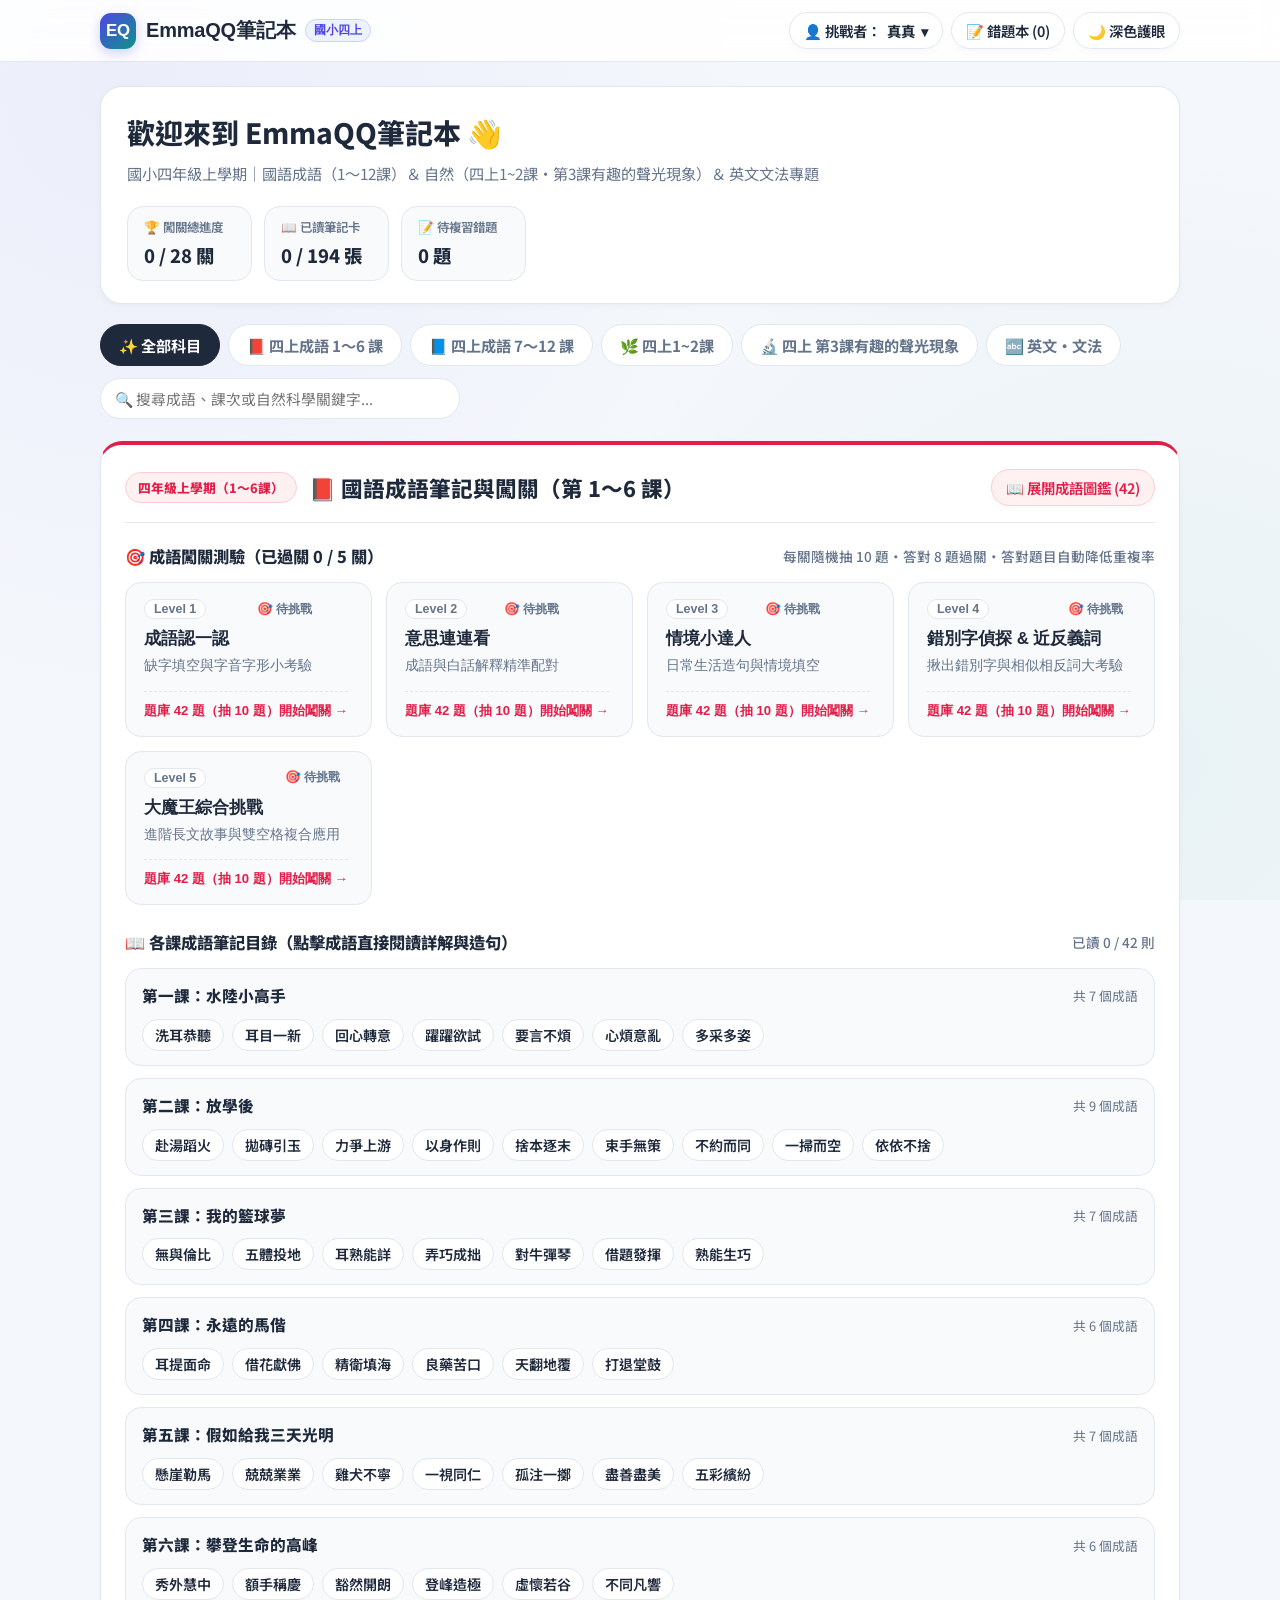
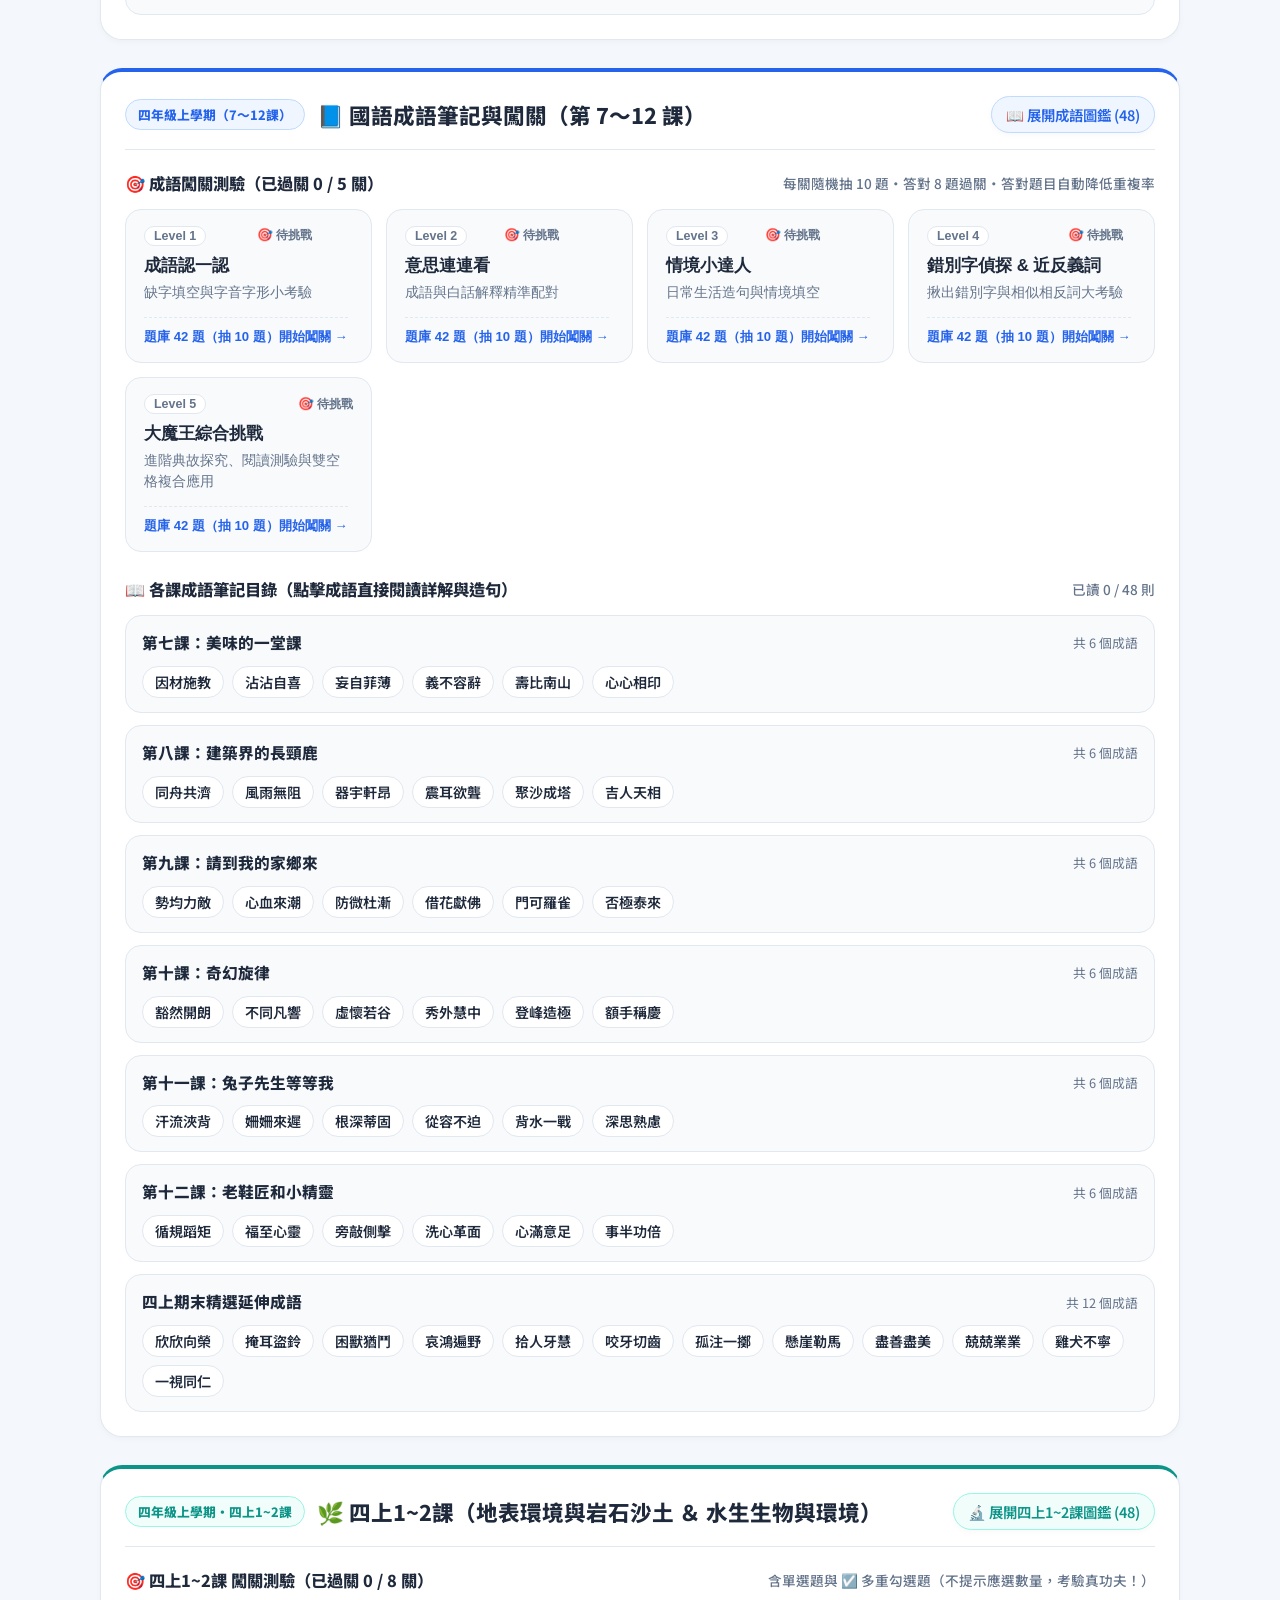
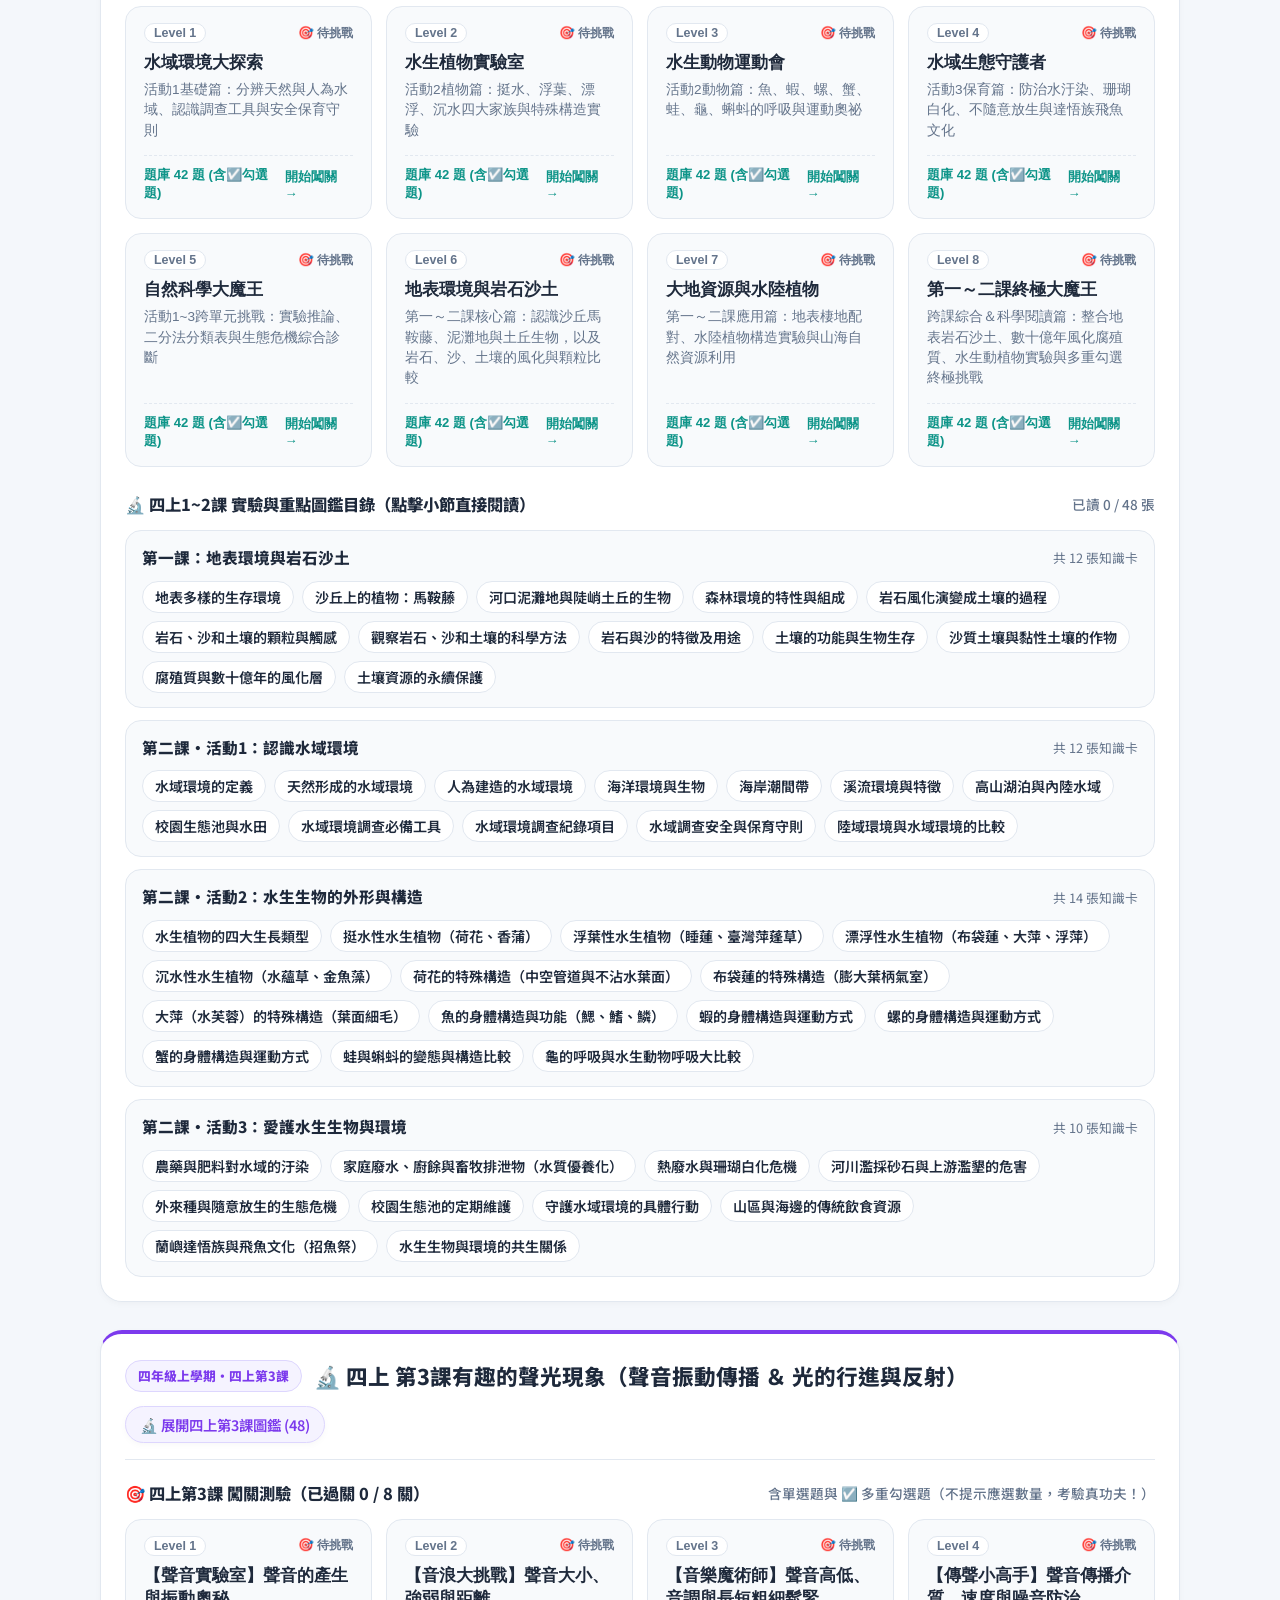
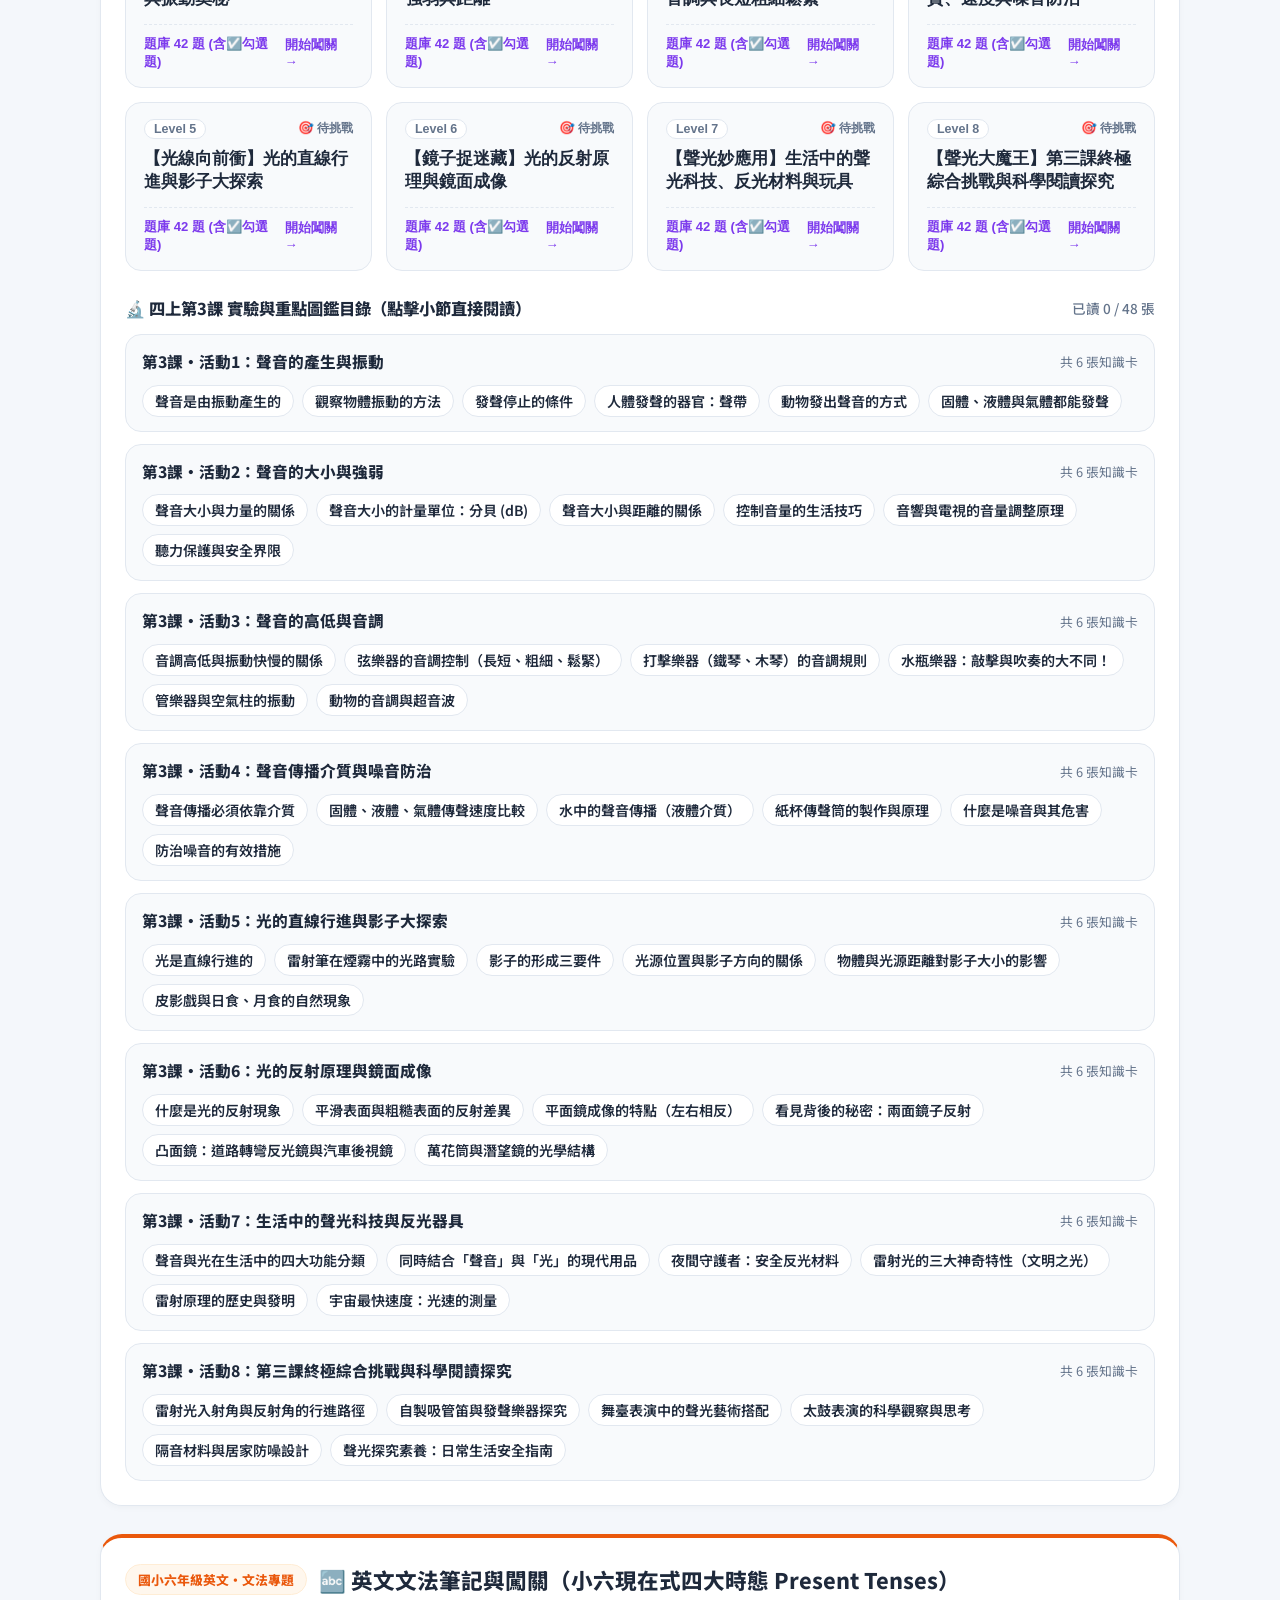
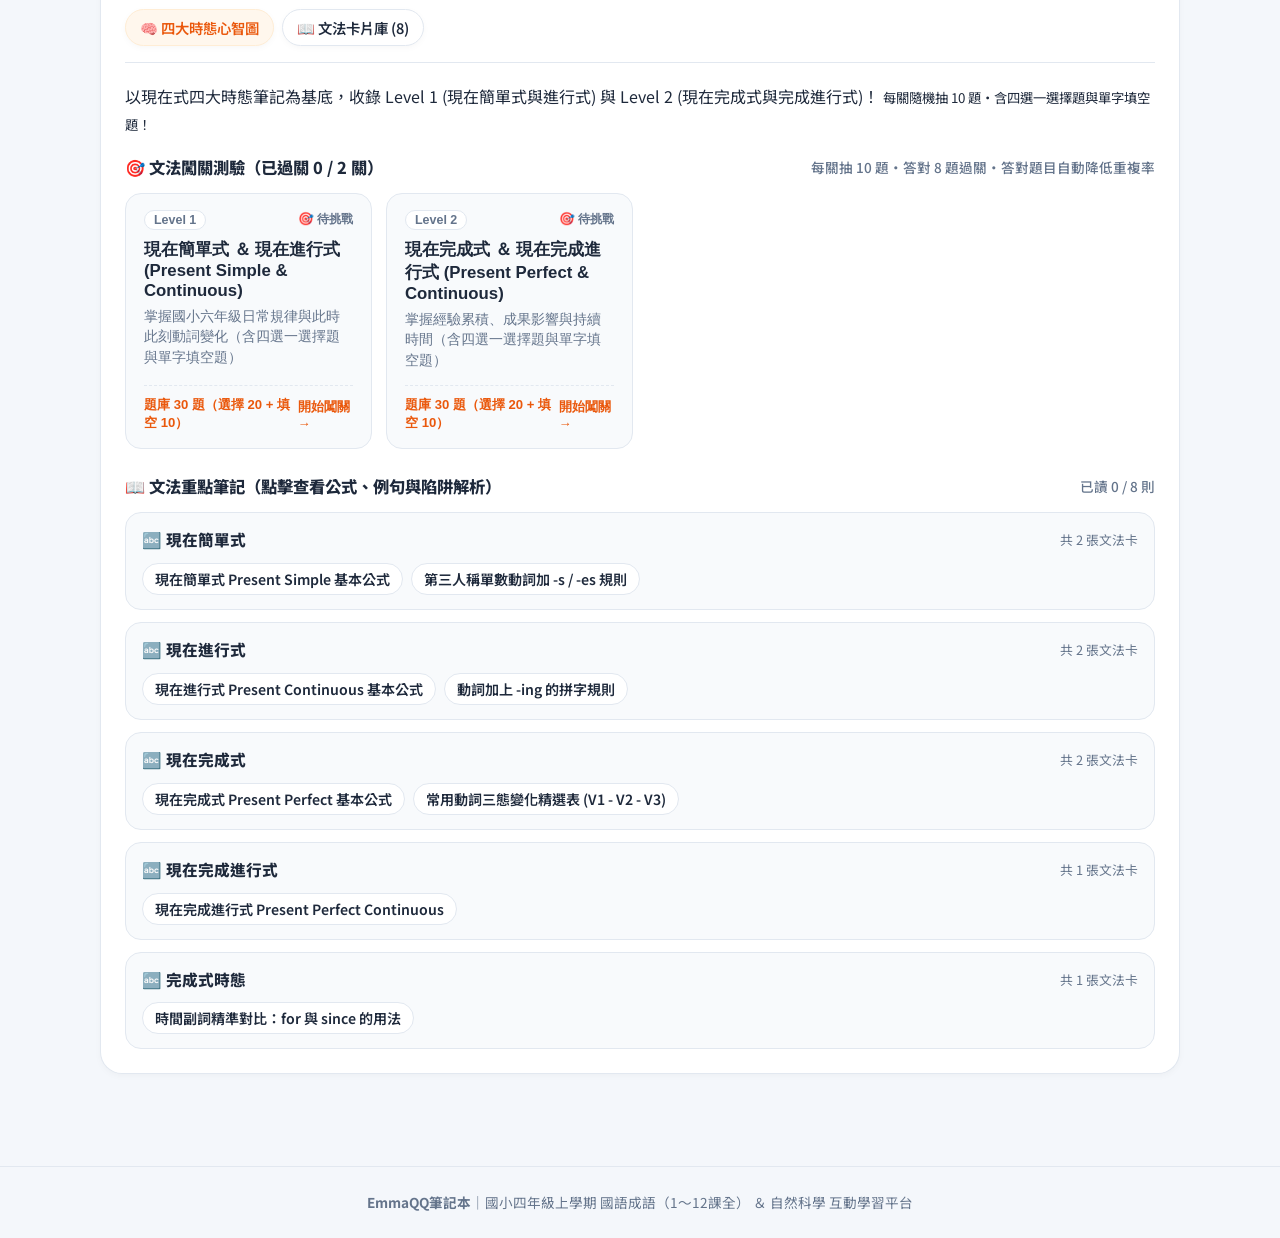
<file: index.html>
<!doctype html>
<html lang="zh-Hant">
<head>
  <meta charset="utf-8">
  <meta name="viewport" content="width=device-width, initial-scale=1, viewport-fit=cover">
  <title>EmmaQQ筆記本｜國小國語成語・自然科學・英文文法</title>
  <meta name="description" content="EmmaQQ筆記本：國小四年級上學期「國語成語（第1~6課、第7~12課）」、「自然（四上1~2課、四上 第3課有趣的聲光現象）」與「英文文法專題」重點圖鑑筆記、互動闖關練習與專屬錯題本。">
  <link rel="preconnect" href="https://fonts.googleapis.com">
  <link rel="preconnect" href="https://fonts.gstatic.com" crossorigin>
  <link rel="stylesheet" href="https://fonts.googleapis.com/css2?family=Noto+Sans+TC:wght@400;500;600;700;800;900&display=swap">
  <link rel="stylesheet" href="assets/css/style.css">
</head>
<body data-default-subj="all">
  <div id="topbar-root"></div>
  <main class="main-wrap" id="app-root"></main>
  <footer class="site-footer">
    <div><b>EmmaQQ筆記本</b>｜國小四年級上學期 國語成語（1～12課全） ＆ 自然科學 互動學習平台</div>
  </footer>

  <script src="game_data.js"></script>
  <script src="game_data_7_12.js"></script>
  <script src="science_game_data.js"></script>
  <script src="science_game_data_3.js"></script>
  <script src="english_game_data.js"></script>
  <script src="assets/js/app.js"></script>
</body>
</html>
</file>
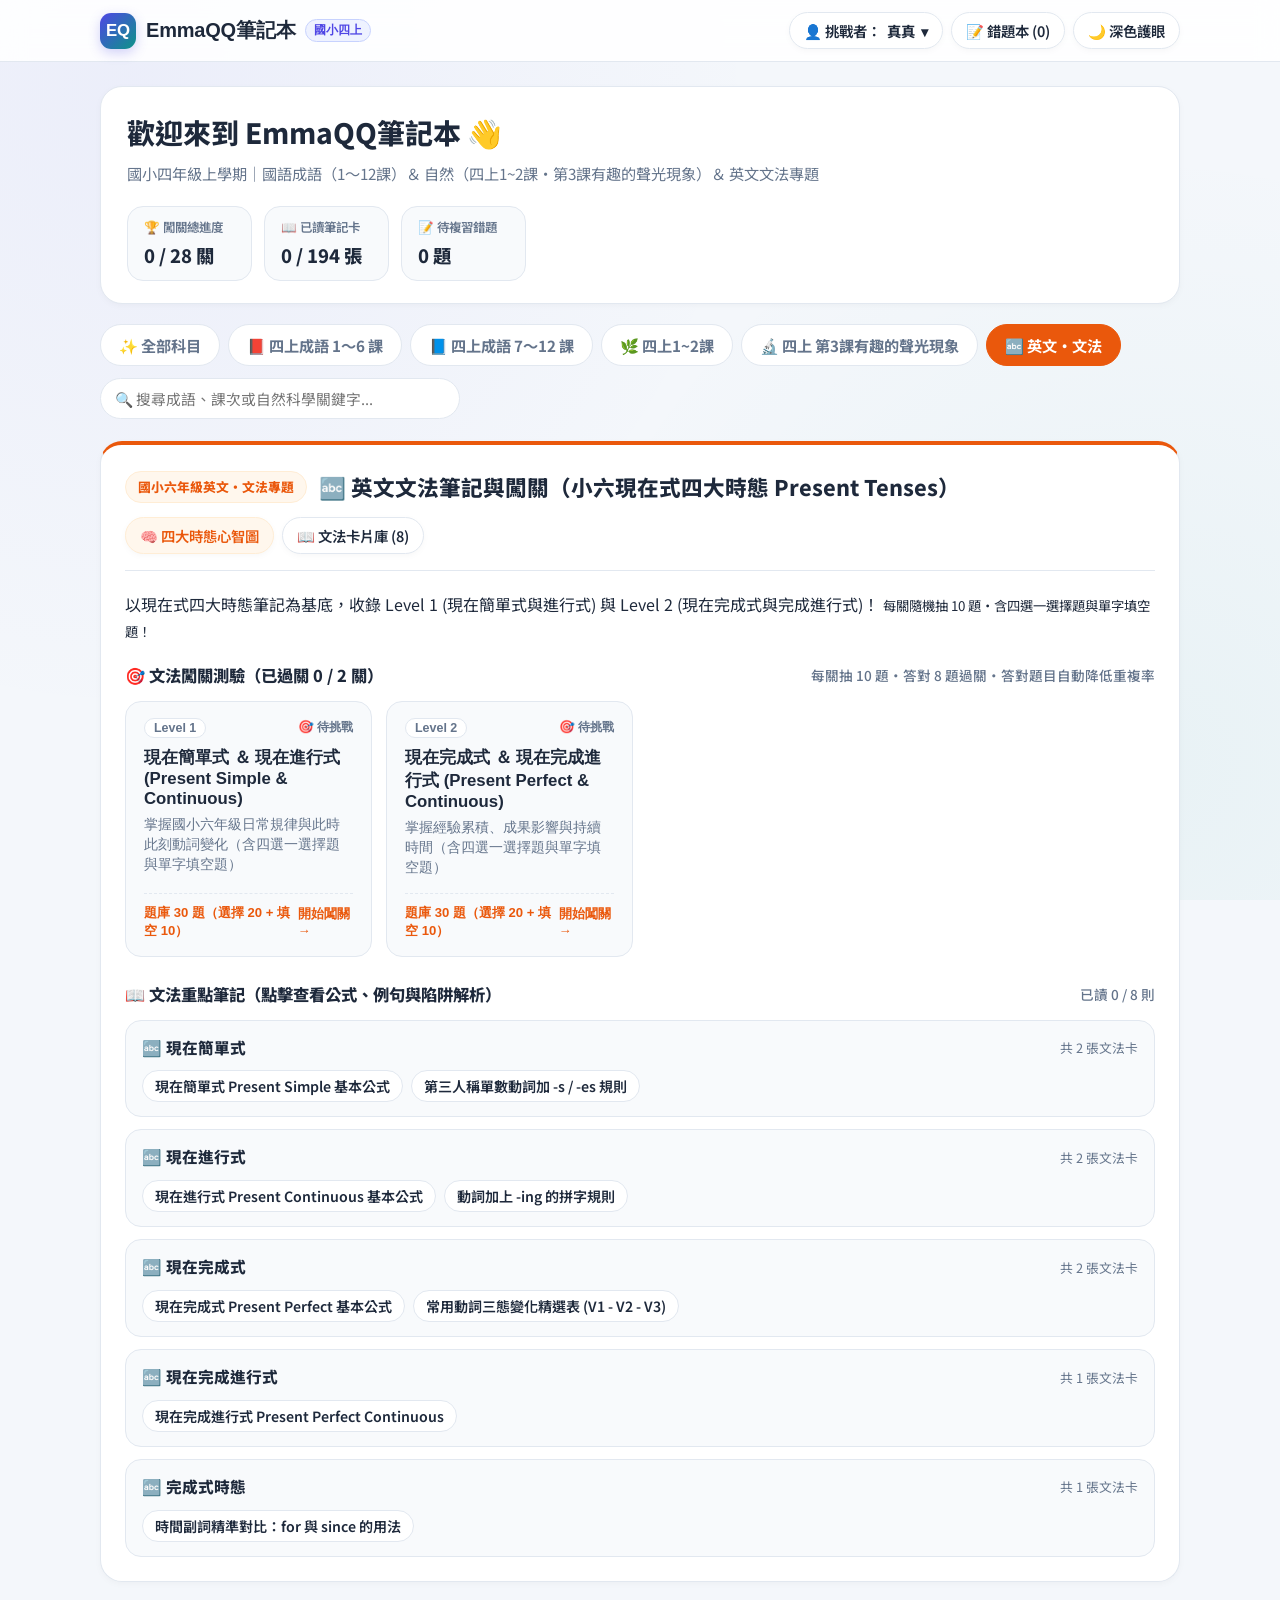
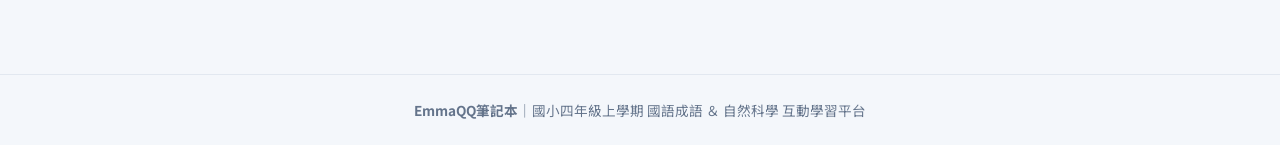
<file: english.html>
<!doctype html>
<html lang="zh-Hant">
<head>
  <meta charset="utf-8">
  <meta name="viewport" content="width=device-width, initial-scale=1, viewport-fit=cover">
  <title>EmmaQQ筆記本：國小六年級 英文文法專題（現在式四大時態）</title>
  <meta name="description" content="EmmaQQ筆記本：國小六年級英文文法專題（現在簡單式、現在進行式、現在完成式、現在完成進行式），含2大關卡測驗與填空挑戰。">
  <link rel="preconnect" href="https://fonts.googleapis.com">
  <link rel="preconnect" href="https://fonts.gstatic.com" crossorigin>
  <link rel="stylesheet" href="https://fonts.googleapis.com/css2?family=Noto+Sans+TC:wght@400;500;600;700;800;900&display=swap">
  <link rel="stylesheet" href="assets/css/style.css">
</head>
<body data-default-subj="english">
  <div id="topbar-root"></div>
  <main class="main-wrap" id="app-root"></main>
  <footer class="site-footer">
    <div><b>EmmaQQ筆記本</b>｜國小四年級上學期 國語成語 ＆ 自然科學 互動學習平台</div>
  </footer>

  <script src="game_data.js"></script>
  <script src="game_data_7_12.js"></script>
  <script src="science_game_data.js"></script>
  <script src="science_game_data_3.js"></script>
  <script src="english_game_data.js"></script>
  <script src="assets/js/app.js"></script>
</body>
</html>
</file>
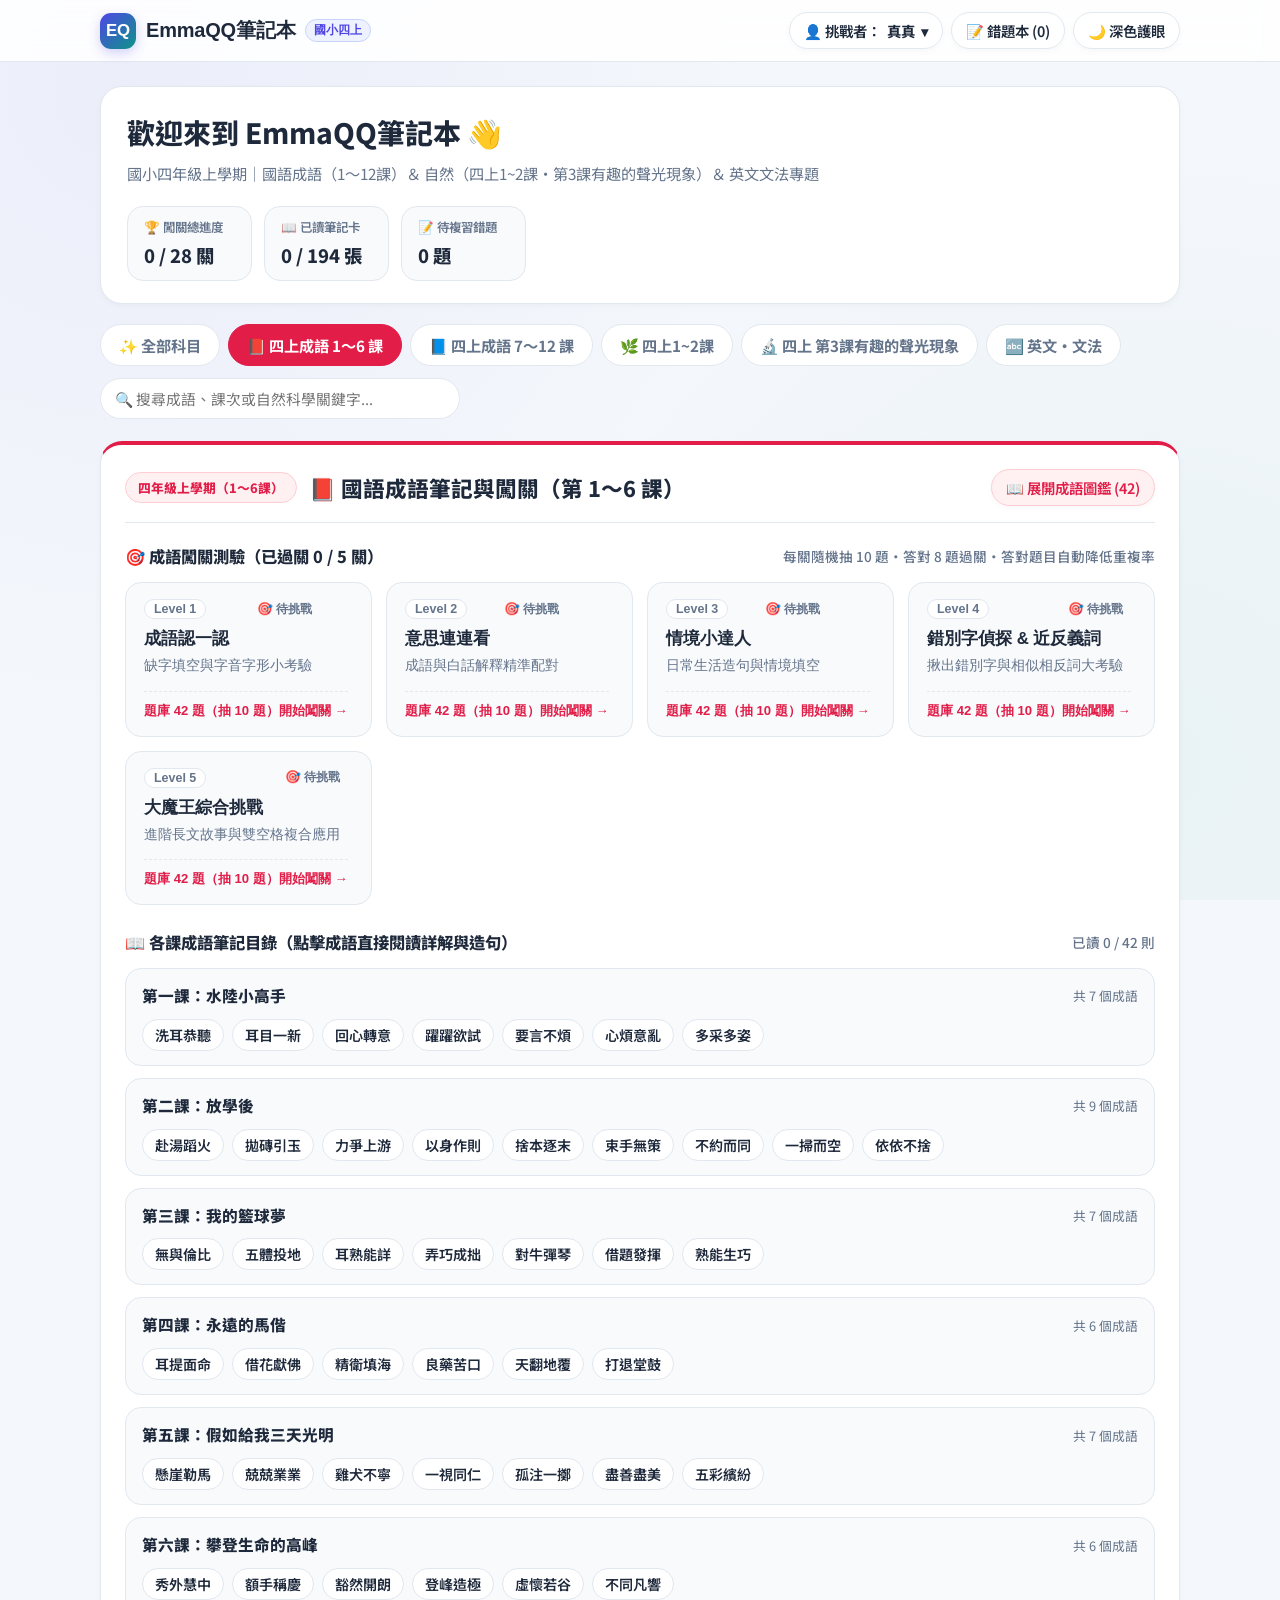
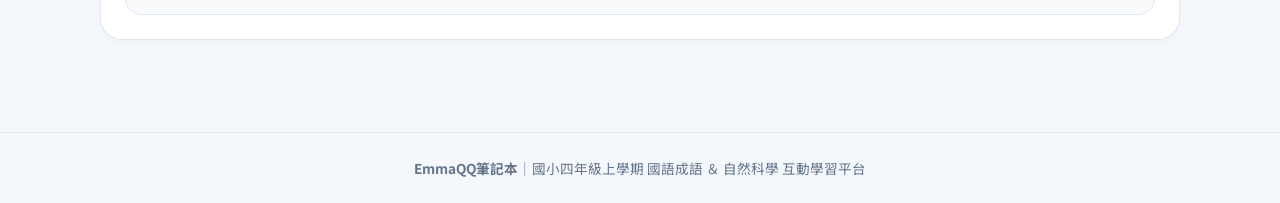
<file: idiom.html>
<!doctype html>
<html lang="zh-Hant">
<head>
  <meta charset="utf-8">
  <meta name="viewport" content="width=device-width, initial-scale=1, viewport-fit=cover">
  <title>EmmaQQ筆記本｜四上・國語成語筆記與闖關（1～6課）</title>
  <meta name="description" content="EmmaQQ筆記本：國小四年級上學期國語成語（第1~6課，36個核心成語圖鑑與5大闖關測驗）。">
  <link rel="preconnect" href="https://fonts.googleapis.com">
  <link rel="preconnect" href="https://fonts.gstatic.com" crossorigin>
  <link rel="stylesheet" href="https://fonts.googleapis.com/css2?family=Noto+Sans+TC:wght@400;500;600;700;800;900&display=swap">
  <link rel="stylesheet" href="assets/css/style.css">
</head>
<body data-default-subj="idiom">
  <div id="topbar-root"></div>
  <main class="main-wrap" id="app-root"></main>
  <footer class="site-footer">
    <div><b>EmmaQQ筆記本</b>｜國小四年級上學期 國語成語 ＆ 自然科學 互動學習平台</div>
  </footer>

  <script src="game_data.js"></script>
  <script src="game_data_7_12.js"></script>
  <script src="science_game_data.js"></script>
  <script src="science_game_data_3.js"></script>
  <script src="english_game_data.js"></script>
  <script src="assets/js/app.js"></script>
</body>
</html>
</file>
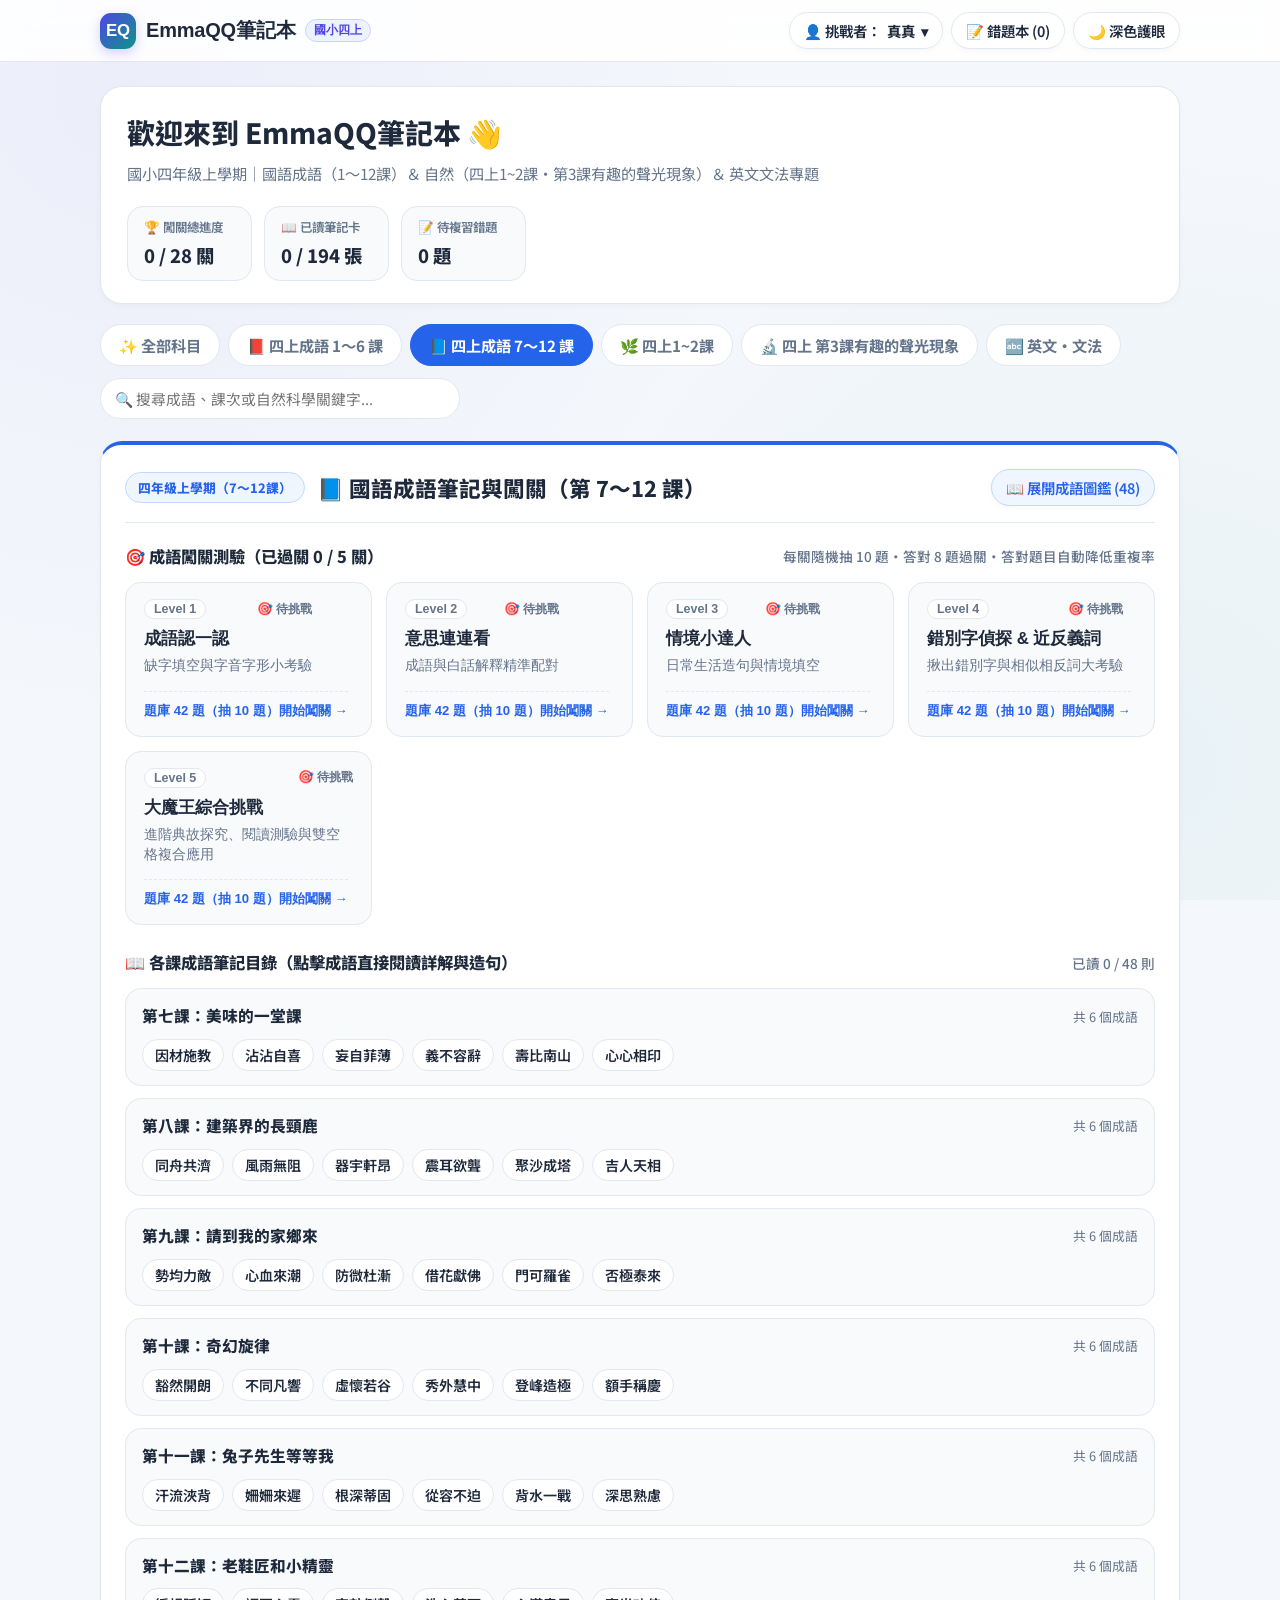
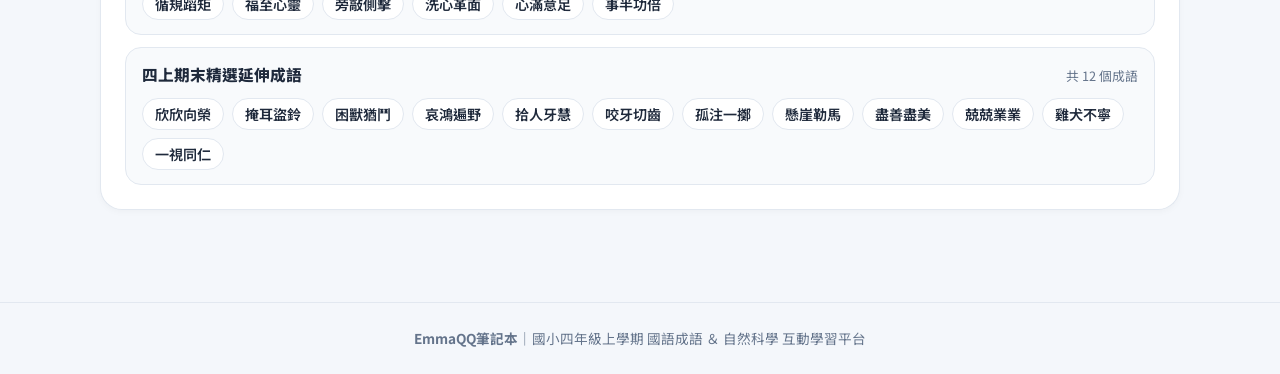
<file: idiom_7_12.html>
<!doctype html>
<html lang="zh-Hant">
<head>
  <meta charset="utf-8">
  <meta name="viewport" content="width=device-width, initial-scale=1, viewport-fit=cover">
  <title>EmmaQQ筆記本｜四上・國語成語筆記與闖關（7～12課）</title>
  <meta name="description" content="EmmaQQ筆記本：國小四年級上學期國語成語（第7~12課，36個核心成語圖鑑與5大闖關測驗）。">
  <link rel="preconnect" href="https://fonts.googleapis.com">
  <link rel="preconnect" href="https://fonts.gstatic.com" crossorigin>
  <link rel="stylesheet" href="https://fonts.googleapis.com/css2?family=Noto+Sans+TC:wght@400;500;600;700;800;900&display=swap">
  <link rel="stylesheet" href="assets/css/style.css">
</head>
<body data-default-subj="idiom_7_12">
  <div id="topbar-root"></div>
  <main class="main-wrap" id="app-root"></main>
  <footer class="site-footer">
    <div><b>EmmaQQ筆記本</b>｜國小四年級上學期 國語成語 ＆ 自然科學 互動學習平台</div>
  </footer>

  <script src="game_data.js"></script>
  <script src="game_data_7_12.js"></script>
  <script src="science_game_data.js"></script>
  <script src="science_game_data_3.js"></script>
  <script src="english_game_data.js"></script>
  <script src="assets/js/app.js"></script>
</body>
</html>
</file>
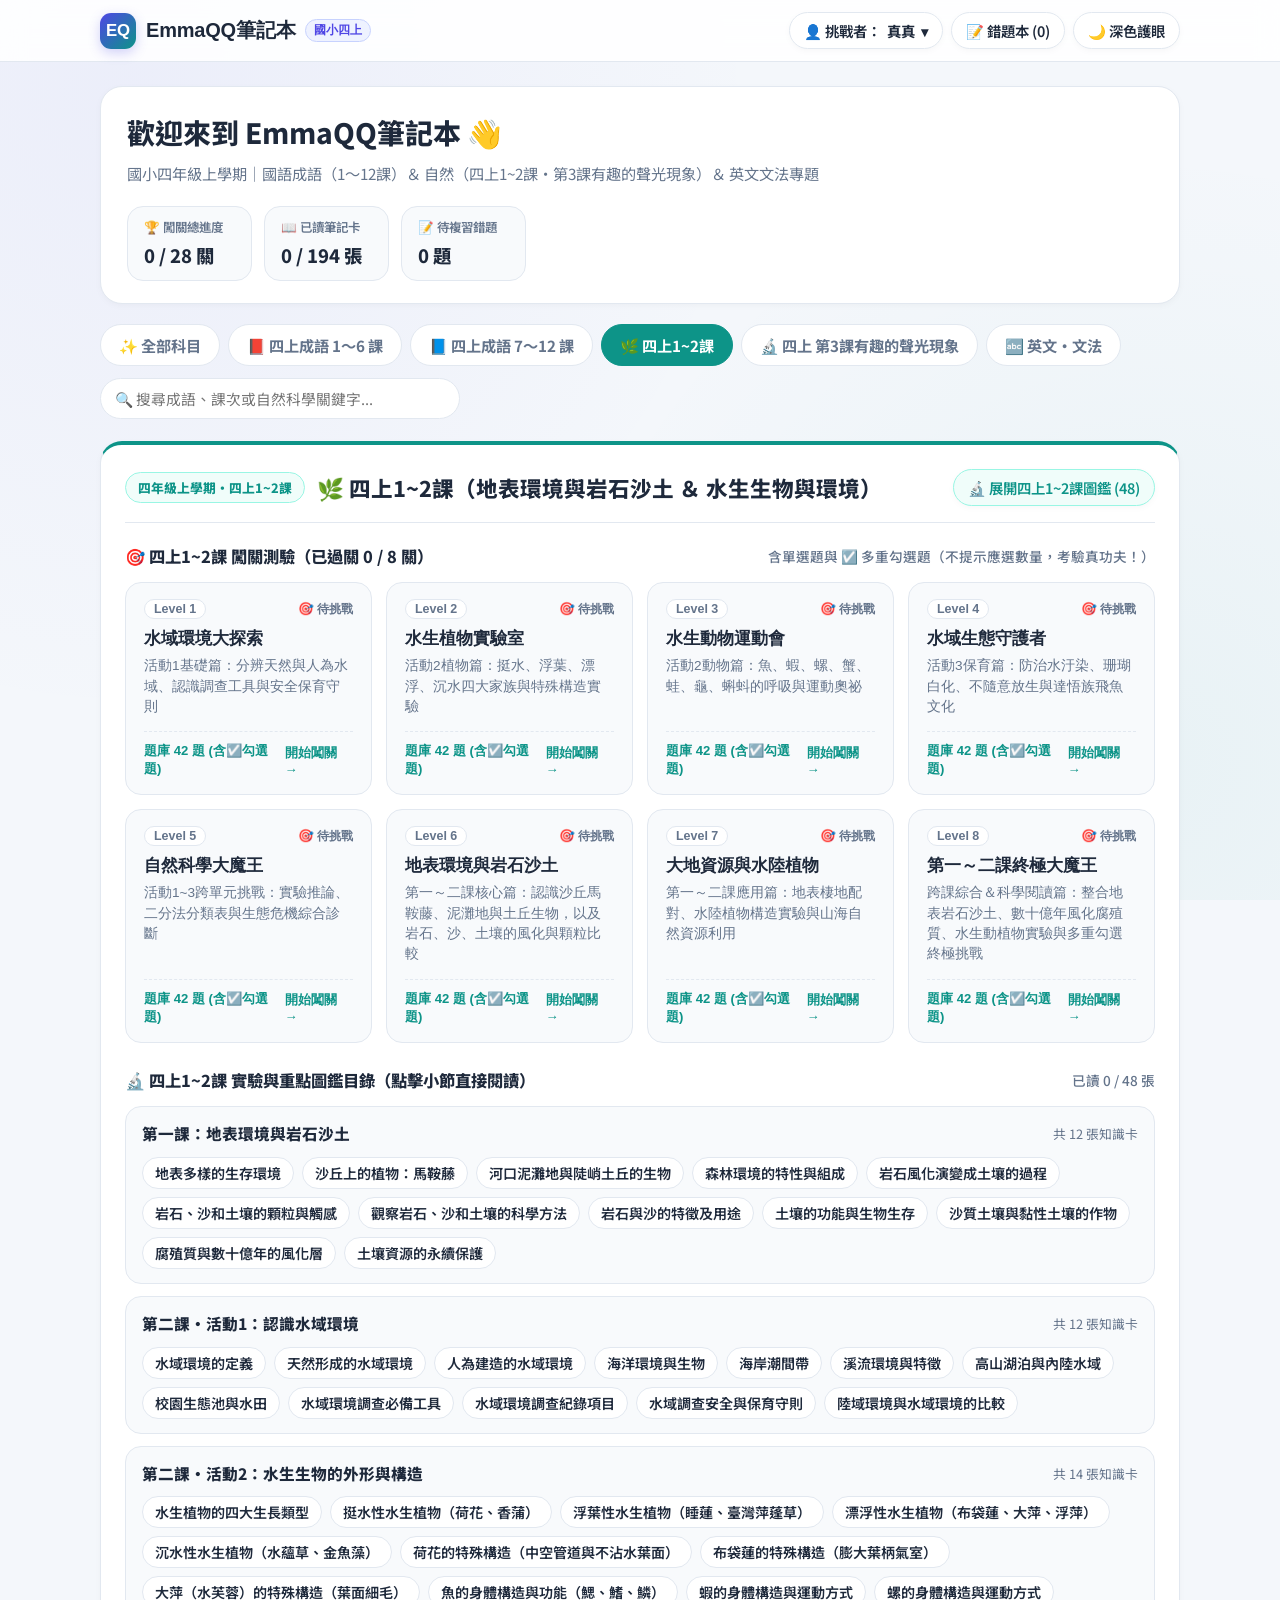
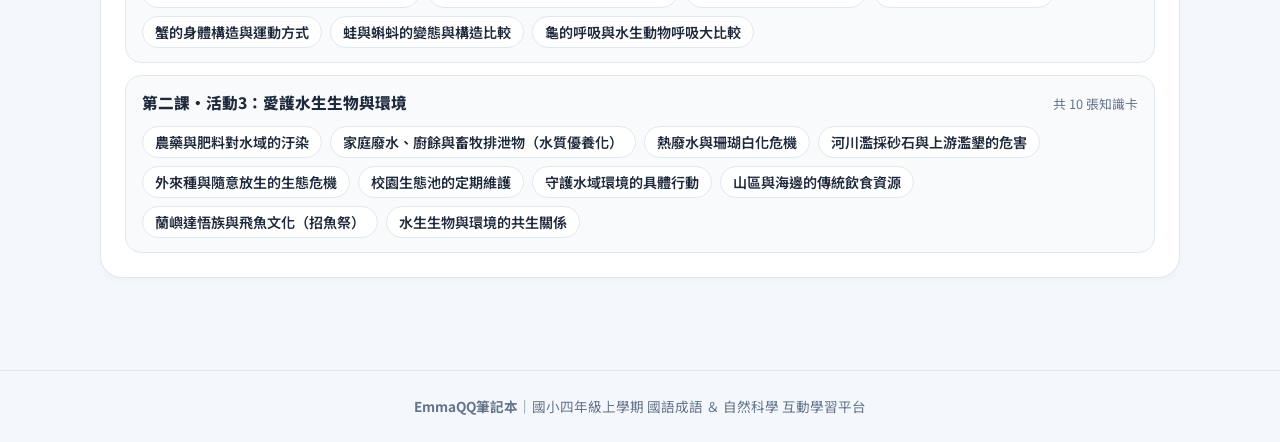
<file: science.html>
<!doctype html>
<html lang="zh-Hant">
<head>
  <meta charset="utf-8">
  <meta name="viewport" content="width=device-width, initial-scale=1, viewport-fit=cover">
  <title>EmmaQQ筆記本｜四上1~2課 自然筆記與闖關</title>
  <meta name="description" content="EmmaQQ筆記本：國小四年級上學期 四上1~2課（地表環境與岩石沙土 ＆ 水生生物與環境，48張科學圖鑑與8大闖關測驗）。">
  <link rel="preconnect" href="https://fonts.googleapis.com">
  <link rel="preconnect" href="https://fonts.gstatic.com" crossorigin>
  <link rel="stylesheet" href="https://fonts.googleapis.com/css2?family=Noto+Sans+TC:wght@400;500;600;700;800;900&display=swap">
  <link rel="stylesheet" href="assets/css/style.css">
</head>
<body data-default-subj="science">
  <div id="topbar-root"></div>
  <main class="main-wrap" id="app-root"></main>
  <footer class="site-footer">
    <div><b>EmmaQQ筆記本</b>｜國小四年級上學期 國語成語 ＆ 自然科學 互動學習平台</div>
  </footer>

  <script src="game_data.js"></script>
  <script src="game_data_7_12.js"></script>
  <script src="science_game_data.js"></script>
  <script src="science_game_data_3.js"></script>
  <script src="english_game_data.js"></script>
  <script src="assets/js/app.js"></script>
</body>
</html>
</file>
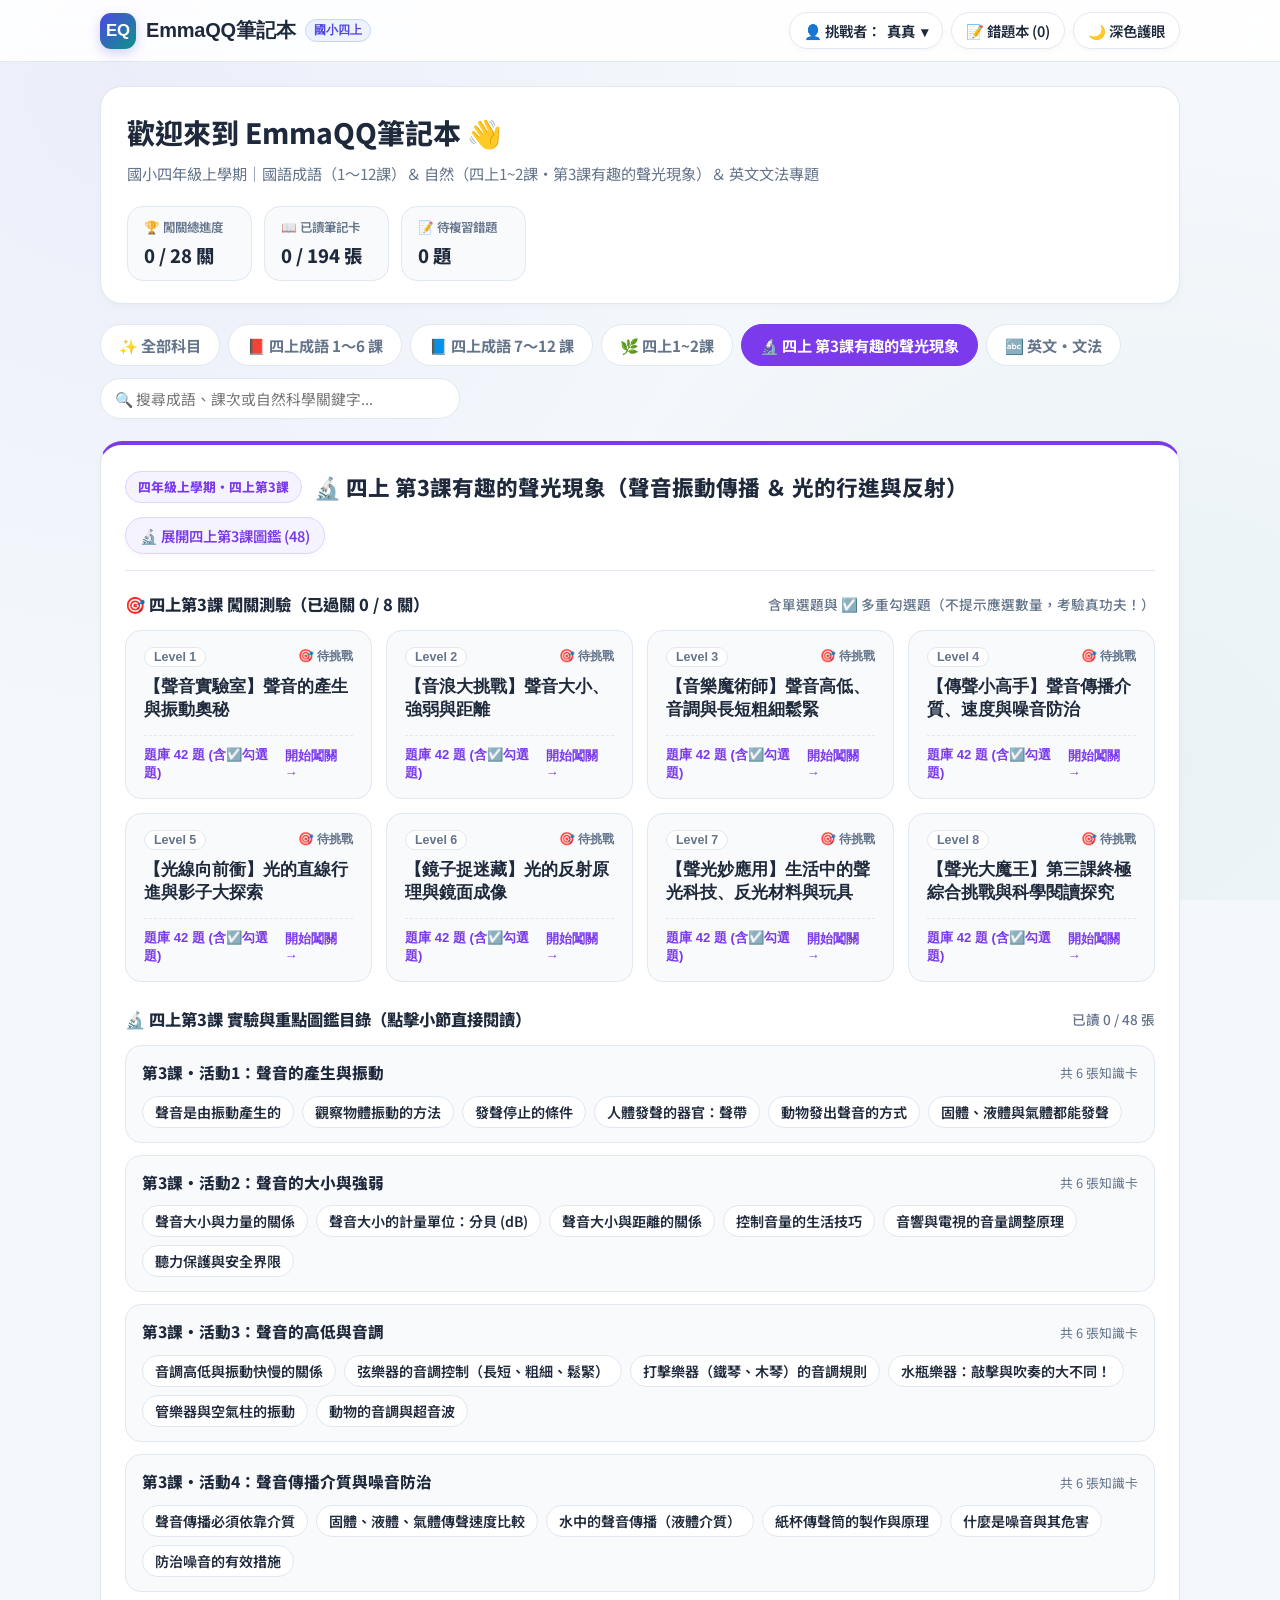
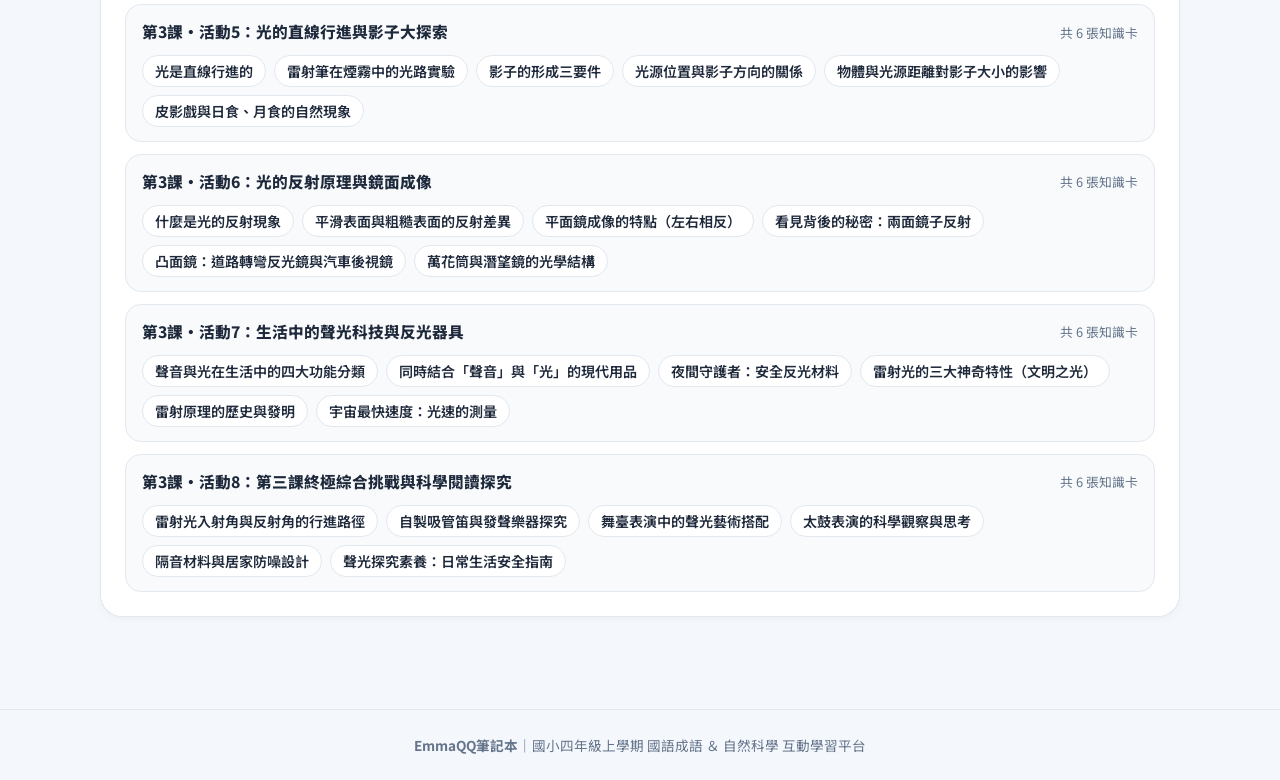
<file: science_3.html>
<!doctype html>
<html lang="zh-Hant">
<head>
  <meta charset="utf-8">
  <meta name="viewport" content="width=device-width, initial-scale=1, viewport-fit=cover">
  <title>EmmaQQ筆記本｜四上 第3課有趣的聲光現象</title>
  <meta name="description" content="EmmaQQ筆記本：國小四年級上學期自然科學（四上 第3課有趣的聲光現象），收錄8大關卡336題全方位題庫與48張知識重點圖鑑。">
  <link rel="preconnect" href="https://fonts.googleapis.com">
  <link rel="preconnect" href="https://fonts.gstatic.com" crossorigin>
  <link rel="stylesheet" href="https://fonts.googleapis.com/css2?family=Noto+Sans+TC:wght@400;500;600;700;800;900&display=swap">
  <link rel="stylesheet" href="assets/css/style.css">
</head>
<body data-default-subj="science_3">
  <div id="topbar-root"></div>
  <main class="main-wrap" id="app-root"></main>
  <footer class="site-footer">
    <div><b>EmmaQQ筆記本</b>｜國小四年級上學期 國語成語 ＆ 自然科學 互動學習平台</div>
  </footer>

  <script src="game_data.js"></script>
  <script src="game_data_7_12.js"></script>
  <script src="science_game_data.js"></script>
  <script src="science_game_data_3.js"></script>
  <script src="english_game_data.js"></script>
  <script src="assets/js/app.js"></script>
</body>
</html>
</file>
<file: assets/css/style.css>
/* ==========================================================================
   EmmaQQ筆記本 (Elementary_game) — 清新現代圓潤卡片風 UI/UX 樣式表
   支援：淺色模式 (預設) / 深色護眼模式 / 響應式行動排版 / A4 榮譽證書列印
   ========================================================================== */

:root {
  --bg: #f4f7fb;
  --bg-accent-1: rgba(79, 70, 229, 0.05);
  --bg-accent-2: rgba(13, 148, 136, 0.05);
  --surface: #ffffff;
  --surface-2: #f8fafc;
  --surface-hover: #f1f5f9;
  --text: #1e293b;
  --text-soft: #64748b;
  --text-muted: #94a3b8;
  --border: #e2e8f0;
  --border-strong: #cbd5e1;

  /* 品牌與科目代表色 */
  --primary: #4f46e5;
  --primary-soft: #eef2ff;
  --primary-border: #c7d2fe;

  /* 四上國語成語：珊瑚玫瑰色系 */
  --idiom: #e11d48;
  --idiom-soft: #fff1f2;
  --idiom-border: #fecdd3;

  /* 四上國語成語 7~12 課：皇室藍系 */
  --idiom2: #2563eb;
  --idiom2-soft: #eff6ff;
  --idiom2-border: #bfdbfe;


  /* 四上自然科學：翠綠海洋色系 */
  --sci: #0d9488;
  --sci-soft: #f0fdfa;
  --sci-border: #99f6e4;
  --sci3: #7c3aed;
  --sci3-soft: #f5f3ff;
  --sci3-border: #ddd6fe;

  /* 四上英文文法：活力暖橘色系 */
  --eng: #ea580c;
  --eng-soft: #fff7ed;
  --eng-border: #ffedd5;

  /* 狀態色 */
  --ok: #16a34a;
  --ok-soft: #f0fdf4;
  --ok-border: #bbf7d0;
  --warn: #d97706;
  --warn-soft: #fffbeb;
  --warn-border: #fde68a;
  --bad: #dc2626;
  --bad-soft: #fef2f2;
  --bad-border: #fecaca;

  --shadow-sm: 0 2px 8px -2px rgba(15, 23, 42, 0.05);
  --shadow-md: 0 8px 24px -6px rgba(15, 23, 42, 0.08);
  --shadow-lg: 0 16px 36px -8px rgba(15, 23, 42, 0.12);
  --radius-sm: 10px;
  --radius-md: 16px;
  --radius-lg: 22px;

  --font-sans: "Noto Sans TC", "PingFang TC", "Microsoft JhengHei", -apple-system, BlinkMacSystemFont, sans-serif;
  color-scheme: light;
}

:root[data-theme="dark"] {
  --bg: #0f172a;
  --bg-accent-1: rgba(99, 102, 241, 0.08);
  --bg-accent-2: rgba(20, 184, 166, 0.07);
  --surface: #1e293b;
  --surface-2: #0f172a;
  --surface-hover: #334155;
  --text: #f1f5f9;
  --text-soft: #94a3b8;
  --text-muted: #64748b;
  --border: #334155;
  --border-strong: #475569;

  --primary: #818cf8;
  --primary-soft: rgba(99, 102, 241, 0.16);
  --primary-border: rgba(129, 140, 248, 0.35);

  --idiom: #fb7185;
  --idiom-soft: rgba(244, 63, 94, 0.15);
  --idiom-border: rgba(251, 113, 133, 0.35);

  --idiom2: #60a5fa;
  --idiom2-soft: rgba(37, 99, 235, 0.16);
  --idiom2-border: rgba(96, 165, 250, 0.35);


  --sci: #2dd4bf;
  --sci-soft: rgba(20, 184, 166, 0.15);
  --sci-border: rgba(45, 212, 191, 0.35);
  --sci3: #a78bfa;
  --sci3-soft: rgba(124, 58, 237, 0.16);
  --sci3-border: rgba(167, 139, 250, 0.35);

  --eng: #fb923c;
  --eng-soft: rgba(234, 88, 12, 0.16);
  --eng-border: rgba(251, 146, 60, 0.35);

  --ok: #4ade80;
  --ok-soft: rgba(34, 197, 94, 0.14);
  --ok-border: rgba(74, 222, 128, 0.35);
  --warn: #fbbf24;
  --warn-soft: rgba(245, 158, 11, 0.14);
  --warn-border: rgba(251, 191, 36, 0.35);
  --bad: #f87171;
  --bad-soft: rgba(239, 68, 68, 0.14);
  --bad-border: rgba(248, 113, 113, 0.35);

  --shadow-sm: 0 2px 8px -2px rgba(0, 0, 0, 0.35);
  --shadow-md: 0 8px 24px -6px rgba(0, 0, 0, 0.45);
  --shadow-lg: 0 16px 36px -8px rgba(0, 0, 0, 0.6);
  color-scheme: dark;
}

* {
  box-sizing: border-box;
}

html {
  scroll-behavior: smooth;
}

body {
  margin: 0;
  min-height: 100vh;
  display: flex;
  flex-direction: column;
  font-family: var(--font-sans);
  background-color: var(--bg);
  background-image:
    radial-gradient(circle at 10% 10%, var(--bg-accent-1) 0%, transparent 45%),
    radial-gradient(circle at 90% 85%, var(--bg-accent-2) 0%, transparent 45%);
  background-attachment: fixed;
  color: var(--text);
  line-height: 1.65;
  -webkit-font-smoothing: antialiased;
}

/* ==========================================================================
   頂部導覽列 (.topbar)
   ========================================================================== */
.topbar-wrap {
  position: sticky;
  top: 0;
  z-index: 50;
  background: color-mix(in srgb, var(--surface) 88%, transparent);
  backdrop-filter: blur(12px);
  -webkit-backdrop-filter: blur(12px);
  border-bottom: 1px solid var(--border);
}

.topbar {
  max-width: 1120px;
  margin: 0 auto;
  padding: 12px 20px;
  display: flex;
  align-items: center;
  justify-content: space-between;
  gap: 12px;
  flex-wrap: wrap;
}

.brand {
  display: inline-flex;
  align-items: center;
  gap: 10px;
  text-decoration: none;
  color: var(--text);
  font-weight: 800;
  font-size: 1.25rem;
  letter-spacing: -0.01em;
  cursor: pointer;
  border: none;
  background: none;
  padding: 0;
}

.brand-logo {
  width: 36px;
  height: 36px;
  border-radius: 11px;
  background: linear-gradient(135deg, var(--primary), #0d9488);
  color: #ffffff;
  display: grid;
  place-items: center;
  font-weight: 900;
  font-size: 1.05rem;
  box-shadow: 0 4px 12px rgba(79, 70, 229, 0.25);
}

.brand-sub {
  font-size: 0.78rem;
  font-weight: 600;
  padding: 2px 8px;
  border-radius: 999px;
  background: var(--primary-soft);
  color: var(--primary);
  border: 1px solid var(--primary-border);
}

.topbar-actions {
  display: flex;
  align-items: center;
  gap: 8px;
  flex-wrap: wrap;
}

/* 通用膠囊按鈕 (.pill-btn) */
.pill-btn {
  display: inline-flex;
  align-items: center;
  gap: 6px;
  padding: 7px 14px;
  border-radius: 999px;
  border: 1px solid var(--border);
  background: var(--surface);
  color: var(--text);
  font-family: inherit;
  font-size: 0.9rem;
  font-weight: 600;
  cursor: pointer;
  transition: all 0.18s ease;
  text-decoration: none;
  box-shadow: var(--shadow-sm);
}

.pill-btn:hover {
  border-color: var(--border-strong);
  background: var(--surface-hover);
  transform: translateY(-1px);
}

.pill-btn.primary {
  background: var(--primary);
  color: #ffffff;
  border-color: var(--primary);
}

.pill-btn.primary:hover {
  opacity: 0.92;
}

.pill-btn.idiom-btn {
  background: var(--idiom-soft);
  color: var(--idiom);
  border-color: var(--idiom-border);
}

.pill-btn.sci-btn {
  background: var(--sci-soft);
  color: var(--sci);
  border-color: var(--sci-border);
}

.pill-btn.warn-btn {
  background: var(--warn-soft);
  color: var(--warn);
  border-color: var(--warn-border);
}

.badge-count {
  display: inline-flex;
  align-items: center;
  justify-content: center;
  min-width: 20px;
  height: 20px;
  padding: 0 6px;
  border-radius: 999px;
  font-size: 0.75rem;
  font-weight: 700;
  background: var(--bad);
  color: #ffffff;
}

/* ==========================================================================
   主容器與首頁簡潔導覽 (#app)
   ========================================================================== */
.main-wrap {
  width: 100%;
  max-width: 1120px;
  margin: 0 auto;
  padding: 24px 20px 64px;
  flex: 1;
}

/* 頂部歡迎與快速狀態橫幅 */
.hero-box {
  background: var(--surface);
  border: 1px solid var(--border);
  border-radius: var(--radius-lg);
  padding: 22px 26px;
  box-shadow: var(--shadow-sm);
  margin-bottom: 20px;
  display: flex;
  align-items: center;
  justify-content: space-between;
  gap: 20px;
  flex-wrap: wrap;
}

.hero-info h1 {
  margin: 0 0 6px;
  font-size: clamp(1.35rem, 3vw, 1.75rem);
  font-weight: 800;
  color: var(--text);
}

.hero-info p {
  margin: 0;
  color: var(--text-soft);
  font-size: 0.95rem;
}

.hero-stats {
  display: flex;
  gap: 12px;
  flex-wrap: wrap;
}

.stat-chip {
  padding: 10px 16px;
  border-radius: var(--radius-md);
  background: var(--surface-2);
  border: 1px solid var(--border);
  display: flex;
  flex-direction: column;
  min-width: 125px;
}

.stat-chip small {
  font-size: 0.78rem;
  color: var(--text-soft);
  font-weight: 600;
}

.stat-chip b {
  font-size: 1.15rem;
  font-weight: 800;
  margin-top: 2px;
}

/* 上次練習記憶列 (.resume-bar) */
.resume-bar {
  display: flex;
  align-items: center;
  justify-content: space-between;
  gap: 12px;
  flex-wrap: wrap;
  padding: 12px 18px;
  margin-bottom: 20px;
  border-radius: var(--radius-md);
  background: var(--primary-soft);
  border: 1px solid var(--primary-border);
  color: var(--text);
  font-size: 0.92rem;
}

/* 科目分頁與搜尋工具列 (.filter-bar) */
.filter-bar {
  display: flex;
  align-items: center;
  justify-content: space-between;
  gap: 12px;
  flex-wrap: wrap;
  margin-bottom: 22px;
}

.subject-tabs {
  display: flex;
  gap: 8px;
  flex-wrap: wrap;
}

.tab-btn {
  padding: 9px 18px;
  border-radius: 999px;
  border: 1.5px solid var(--border);
  background: var(--surface);
  color: var(--text-soft);
  font-family: inherit;
  font-size: 0.95rem;
  font-weight: 700;
  cursor: pointer;
  transition: all 0.18s ease;
}

.tab-btn:hover {
  color: var(--text);
  border-color: var(--border-strong);
}

.tab-btn.active {
  background: var(--text);
  color: var(--surface);
  border-color: var(--text);
}

.tab-btn.active[data-subj="idiom"] {
  background: var(--idiom);
  border-color: var(--idiom);
  color: #ffffff;
}

.tab-btn.active[data-subj="science"] {
  background: var(--sci);
  border-color: var(--sci);
  color: #ffffff;
}

.search-box {
  position: relative;
  flex: 1;
  min-width: 240px;
  max-width: 360px;
}

.search-box input {
  width: 100%;
  padding: 9px 34px 9px 14px;
  border-radius: 999px;
  border: 1.5px solid var(--border);
  background: var(--surface);
  color: var(--text);
  font-family: inherit;
  font-size: 0.92rem;
  outline: none;
  transition: border-color 0.18s;
}

.search-box input:focus {
  border-color: var(--primary);
}

.search-clear {
  position: absolute;
  right: 10px;
  top: 50%;
  transform: translateY(-50%);
  border: none;
  background: none;
  color: var(--text-soft);
  cursor: pointer;
  font-size: 1rem;
  padding: 2px 6px;
}

/* ==========================================================================
   科目區塊卡片 (.subject-section)
   ========================================================================== */
.subject-section {
  background: var(--surface);
  border: 1px solid var(--border);
  border-radius: var(--radius-lg);
  padding: 24px;
  margin-bottom: 28px;
  box-shadow: var(--shadow-sm);
}

.subject-section.idiom-sec {
  border-top: 4px solid var(--idiom);
}

.subject-section.sci-sec {
  border-top: 4px solid var(--sci);
}

.sec-header {
  display: flex;
  align-items: center;
  justify-content: space-between;
  gap: 12px;
  flex-wrap: wrap;
  padding-bottom: 16px;
  margin-bottom: 20px;
  border-bottom: 1px solid var(--border);
}

.sec-title-group {
  display: flex;
  align-items: center;
  gap: 12px;
  flex-wrap: wrap;
}

.sec-badge {
  padding: 4px 12px;
  border-radius: 999px;
  font-size: 0.8rem;
  font-weight: 800;
}

.sec-badge.idiom {
  background: var(--idiom-soft);
  color: var(--idiom);
  border: 1px solid var(--idiom-border);
}

.sec-badge.sci {
  background: var(--sci-soft);
  color: var(--sci);
  border: 1px solid var(--sci-border);
}

.sec-title-group h2 {
  margin: 0;
  font-size: 1.35rem;
  font-weight: 800;
}

.sub-block-title {
  display: flex;
  align-items: center;
  justify-content: space-between;
  gap: 8px;
  margin: 18px 0 12px;
  font-size: 1.02rem;
  font-weight: 800;
  color: var(--text);
}

.sub-block-title small {
  font-weight: 500;
  color: var(--text-soft);
  font-size: 0.85rem;
}

/* 闖關測驗卡片網格 (.levels-grid) */
.levels-grid {
  display: grid;
  grid-template-columns: repeat(auto-fill, minmax(240px, 1fr));
  gap: 14px;
  margin-bottom: 24px;
}

.level-card {
  display: flex;
  flex-direction: column;
  justify-content: space-between;
  padding: 16px 18px;
  border-radius: var(--radius-md);
  border: 1.5px solid var(--border);
  background: var(--surface-2);
  cursor: pointer;
  transition: all 0.18s ease;
  text-align: left;
}

.level-card:hover {
  transform: translateY(-2px);
  box-shadow: var(--shadow-md);
  border-color: var(--border-strong);
  background: var(--surface);
}

.level-card.passed {
  border-color: var(--ok-border);
  background: color-mix(in srgb, var(--ok-soft) 45%, var(--surface));
}

.level-top {
  display: flex;
  align-items: center;
  justify-content: space-between;
  gap: 8px;
  margin-bottom: 8px;
}

.level-tag {
  font-size: 0.78rem;
  font-weight: 800;
  padding: 2px 9px;
  border-radius: 999px;
  background: var(--surface);
  border: 1px solid var(--border);
  color: var(--text-soft);
}

.level-status {
  font-size: 0.78rem;
  font-weight: 700;
  color: var(--text-soft);
}

.level-card.passed .level-status {
  color: var(--ok);
}

.level-card h3 {
  margin: 0 0 6px;
  font-size: 1.05rem;
  font-weight: 800;
  color: var(--text);
}

.level-card p {
  margin: 0 0 14px;
  font-size: 0.85rem;
  color: var(--text-soft);
  line-height: 1.5;
}

.level-foot {
  display: flex;
  align-items: center;
  justify-content: space-between;
  font-size: 0.82rem;
  font-weight: 700;
  padding-top: 10px;
  border-top: 1px dashed var(--border);
  color: var(--primary);
}

.idiom-sec .level-foot {
  color: var(--idiom);
}

.sci-sec .level-foot {
  color: var(--sci);
}

/* 章節與小節筆記目錄清單 (借鏡參考網站之清爽章節列表 UX) */
.chapter-list {
  display: flex;
  flex-direction: column;
  gap: 12px;
}

.chapter-row {
  padding: 14px 16px;
  border-radius: var(--radius-md);
  border: 1px solid var(--border);
  background: var(--surface-2);
}

.chapter-head {
  display: flex;
  align-items: center;
  justify-content: space-between;
  gap: 10px;
  margin-bottom: 10px;
  flex-wrap: wrap;
}

.chapter-head b {
  font-size: 0.98rem;
  font-weight: 800;
  color: var(--text);
}

.chapter-head span {
  font-size: 0.8rem;
  color: var(--text-soft);
}

.item-pills {
  display: flex;
  flex-wrap: wrap;
  gap: 8px;
}

.item-pill {
  display: inline-flex;
  align-items: center;
  gap: 6px;
  padding: 5px 12px;
  border-radius: 999px;
  border: 1px solid var(--border);
  background: var(--surface);
  color: var(--text);
  font-family: inherit;
  font-size: 0.88rem;
  font-weight: 600;
  cursor: pointer;
  transition: all 0.15s ease;
}

.item-pill:hover {
  border-color: var(--primary);
  color: var(--primary);
  transform: translateY(-1px);
}

.item-pill.seen::after {
  content: "✓";
  display: inline-block;
  font-size: 0.75rem;
  font-weight: 900;
  color: var(--ok);
}

/* ==========================================================================
   圖鑑筆記溫習視圖 (#view-study)
   ========================================================================== */
.view-header {
  display: flex;
  align-items: center;
  justify-content: space-between;
  gap: 12px;
  flex-wrap: wrap;
  margin-bottom: 20px;
}

.study-filter-pills {
  display: flex;
  gap: 8px;
  flex-wrap: wrap;
  margin-bottom: 18px;
}

.study-cards-grid {
  display: grid;
  grid-template-columns: repeat(auto-fill, minmax(320px, 1fr));
  gap: 16px;
}

.study-card {
  background: var(--surface);
  border: 1.5px solid var(--border);
  border-radius: var(--radius-md);
  padding: 20px;
  box-shadow: var(--shadow-sm);
  display: flex;
  flex-direction: column;
  gap: 10px;
  scroll-margin-top: 90px;
  transition: border-color 0.2s, box-shadow 0.2s;
}

.study-card.highlight-focus {
  border-color: var(--primary);
  box-shadow: 0 0 0 3px var(--primary-soft), var(--shadow-md);
}

.study-card-top {
  display: flex;
  align-items: center;
  justify-content: space-between;
  gap: 8px;
}

.study-card h3 {
  margin: 0;
  font-size: 1.25rem;
  font-weight: 800;
}

.zhuyin-text {
  font-size: 0.88rem;
  color: var(--text-soft);
  font-weight: 600;
}

.study-box {
  padding: 10px 14px;
  border-radius: var(--radius-sm);
  background: var(--surface-2);
  border: 1px solid var(--border);
  font-size: 0.92rem;
}

.study-box b {
  display: block;
  font-size: 0.8rem;
  color: var(--text-soft);
  margin-bottom: 3px;
}

.study-tip {
  padding: 10px 14px;
  border-radius: var(--radius-sm);
  background: var(--warn-soft);
  border: 1px solid var(--warn-border);
  font-size: 0.88rem;
  color: var(--text);
}

.syn-ant-row {
  display: flex;
  flex-wrap: wrap;
  gap: 8px;
  font-size: 0.84rem;
}

.syn-chip {
  padding: 3px 10px;
  border-radius: 999px;
  background: var(--ok-soft);
  color: var(--ok);
  border: 1px solid var(--ok-border);
  font-weight: 600;
}

.ant-chip {
  padding: 3px 10px;
  border-radius: 999px;
  background: var(--bad-soft);
  color: var(--bad);
  border: 1px solid var(--bad-border);
  font-weight: 600;
}

/* ==========================================================================
   闖關測驗視圖 (#view-quiz)
   ========================================================================== */
.quiz-container {
  max-width: 780px;
  margin: 0 auto;
}

.quiz-card {
  background: var(--surface);
  border: 1px solid var(--border);
  border-radius: var(--radius-lg);
  padding: 26px;
  box-shadow: var(--shadow-md);
}

.quiz-prog-row {
  display: flex;
  align-items: center;
  justify-content: space-between;
  gap: 12px;
  flex-wrap: wrap;
  margin-bottom: 10px;
  font-size: 0.9rem;
  font-weight: 700;
  color: var(--text-soft);
}

.quiz-prog-bar {
  width: 100%;
  height: 10px;
  border-radius: 999px;
  background: var(--surface-2);
  border: 1px solid var(--border);
  overflow: hidden;
  margin-bottom: 20px;
}

.quiz-prog-fill {
  height: 100%;
  background: linear-gradient(90deg, var(--primary), #0d9488);
  border-radius: 999px;
  transition: width 0.3s ease;
}

.quiz-meta-row {
  display: flex;
  align-items: center;
  justify-content: space-between;
  gap: 10px;
  flex-wrap: wrap;
  margin-bottom: 14px;
}

/* 勾選題（複選題）專用無數量提示橫幅 */
.multi-notice {
  padding: 10px 14px;
  border-radius: var(--radius-sm);
  background: var(--warn-soft);
  border: 1.5px solid var(--warn-border);
  color: var(--text);
  font-size: 0.92rem;
  font-weight: 700;
  margin-bottom: 14px;
  display: flex;
  align-items: center;
  gap: 8px;
}

.quiz-prompt {
  font-size: clamp(1.12rem, 2.4vw, 1.32rem);
  font-weight: 800;
  color: var(--text);
  line-height: 1.65;
  margin: 0 0 20px;
}

.hint-box {
  padding: 12px 16px;
  border-radius: var(--radius-sm);
  background: var(--warn-soft);
  border: 1px dashed var(--warn);
  color: var(--text);
  font-size: 0.92rem;
  margin-bottom: 18px;
}

.options-list {
  display: grid;
  grid-template-columns: 1fr;
  gap: 12px;
}

.opt-btn {
  width: 100%;
  display: flex;
  align-items: center;
  gap: 12px;
  padding: 14px 18px;
  border-radius: var(--radius-md);
  border: 2px solid var(--border);
  background: var(--surface-2);
  color: var(--text);
  font-family: inherit;
  font-size: 1rem;
  font-weight: 600;
  text-align: left;
  cursor: pointer;
  transition: all 0.16s ease;
}

.opt-btn:hover:not(:disabled) {
  border-color: var(--primary);
  background: var(--surface);
  transform: translateY(-1px);
}

.opt-key {
  width: 30px;
  height: 30px;
  border-radius: 8px;
  background: var(--surface);
  border: 1.5px solid var(--border-strong);
  display: grid;
  place-items: center;
  font-size: 0.88rem;
  font-weight: 800;
  flex-shrink: 0;
}

.opt-chk {
  width: 24px;
  height: 24px;
  border-radius: 6px;
  border: 2px solid var(--border-strong);
  background: var(--surface);
  display: grid;
  place-items: center;
  font-size: 0.9rem;
  font-weight: 900;
  color: transparent;
  flex-shrink: 0;
}

.opt-btn.selected {
  border-color: var(--primary);
  background: var(--primary-soft);
}

.opt-btn.selected .opt-chk {
  background: var(--primary);
  border-color: var(--primary);
  color: #ffffff;
}

.opt-btn.correct {
  border-color: var(--ok) !important;
  background: var(--ok-soft) !important;
}

.opt-btn.correct .opt-key,
.opt-btn.correct .opt-chk {
  background: var(--ok) !important;
  border-color: var(--ok) !important;
  color: #ffffff !important;
}

.opt-btn.wrong {
  border-color: var(--bad) !important;
  background: var(--bad-soft) !important;
}

.opt-btn.wrong .opt-key,
.opt-btn.wrong .opt-chk {
  background: var(--bad) !important;
  border-color: var(--bad) !important;
  color: #ffffff !important;
}

.opt-btn.missed {
  border: 2px dashed var(--ok) !important;
  background: var(--ok-soft) !important;
}

.multi-submit-btn {
  margin-top: 16px;
  width: 100%;
  padding: 14px 20px;
  border-radius: var(--radius-md);
  border: none;
  background: var(--primary);
  color: #ffffff;
  font-family: inherit;
  font-size: 1.02rem;
  font-weight: 800;
  cursor: pointer;
  transition: opacity 0.18s;
}

.multi-submit-btn:disabled {
  opacity: 0.45;
  cursor: not-allowed;
}

/* 作答後回饋解析卡 (.feedback-card) */
.feedback-card {
  margin-top: 22px;
  padding: 20px;
  border-radius: var(--radius-md);
  border: 2px solid var(--border);
  background: var(--surface-2);
}

.feedback-card.ok {
  border-color: var(--ok);
  background: var(--ok-soft);
}

.feedback-card.bad {
  border-color: var(--bad);
  background: var(--bad-soft);
}

.feedback-title {
  font-size: 1.12rem;
  font-weight: 800;
  margin: 0 0 8px;
}

.feedback-detail {
  background: var(--surface);
  border: 1px solid var(--border);
  border-radius: var(--radius-sm);
  padding: 14px;
  margin: 12px 0 16px;
  font-size: 0.92rem;
}

.next-btn {
  width: 100%;
  padding: 13px 20px;
  border-radius: var(--radius-md);
  border: none;
  background: var(--text);
  color: var(--surface);
  font-family: inherit;
  font-size: 1rem;
  font-weight: 800;
  cursor: pointer;
}

/* ==========================================================================
   彈出視窗：玩家切換 Modal 與 A4 榮譽證書
   ========================================================================== */
.modal-backdrop {
  position: fixed;
  inset: 0;
  z-index: 100;
  background: rgba(15, 23, 42, 0.55);
  backdrop-filter: blur(4px);
  display: grid;
  place-items: center;
  padding: 20px;
}

.modal-backdrop[hidden] {
  display: none !important;
}

.modal-card {
  width: min(480px, 100%);
  max-height: 88vh;
  overflow-y: auto;
  background: var(--surface);
  border: 1px solid var(--border);
  border-radius: var(--radius-lg);
  padding: 24px;
  box-shadow: var(--shadow-lg);
}

.player-list {
  display: flex;
  flex-direction: column;
  gap: 8px;
  margin: 14px 0;
}

.player-item {
  display: flex;
  align-items: center;
  justify-content: space-between;
  padding: 10px 14px;
  border-radius: var(--radius-sm);
  border: 1.5px solid var(--border);
  background: var(--surface-2);
}

.player-item.active {
  border-color: var(--primary);
  background: var(--primary-soft);
}

/* 頁尾 */
.site-footer {
  text-align: center;
  padding: 24px 20px;
  border-top: 1px solid var(--border);
  color: var(--text-soft);
  font-size: 0.85rem;
}

/* 榮譽證書列印樣式 */
.cert-box {
  border: 6px double var(--warn);
  border-radius: var(--radius-lg);
  padding: 36px 28px;
  background: #fffdf9;
  color: #1e293b;
  text-align: center;
  max-width: 720px;
  margin: 20px auto;
}

@media print {
  .topbar-wrap,
  .site-footer,
  .no-print {
    display: none !important;
  }
  body {
    background: #ffffff !important;
  }
  .cert-box {
    box-shadow: none !important;
    margin: 0 auto !important;
  }
}

@media (max-width: 640px) {
  .hero-box {
    padding: 18px;
  }
  .subject-section {
    padding: 18px;
  }
  .quiz-card {
    padding: 18px;
  }
}


/* 7~12課成語樣式 */
.pill-btn.idiom2-btn {
  background: var(--idiom2-soft);
  color: var(--idiom2);
  border-color: var(--idiom2-border);
}

.tab-btn.active[data-subj="idiom_7_12"] {
  background: var(--idiom2);
  border-color: var(--idiom2);
  color: #ffffff;
}

.subject-section.idiom2-sec {
  border-top: 4px solid var(--idiom2);
}

.sec-badge.idiom2 {
  background: var(--idiom2-soft);
  color: var(--idiom2);
  border: 1px solid var(--idiom2-border);
}

.idiom2-sec .level-foot {
  color: var(--idiom2);
}

/* 四上第3課：聲音與光現象 (紫色系) */
.pill-btn.sci3-btn {
  background: var(--sci3-soft);
  color: var(--sci3);
  border-color: var(--sci3-border);
}

.tab-btn.active[data-subj="science_3"] {
  background: var(--sci3);
  border-color: var(--sci3);
  color: #ffffff;
}

.subject-section.sci3-sec {
  border-top: 4px solid var(--sci3);
}

.sec-badge.sci3 {
  background: var(--sci3-soft);
  color: var(--sci3);
  border: 1px solid var(--sci3-border);
}

.sci3-sec .level-foot {
  color: var(--sci3);
}

/* 四上英文文法：活力暖橘色系 */
.pill-btn.eng-btn {
  background: var(--eng-soft);
  color: var(--eng);
  border-color: var(--eng-border);
}

.tab-btn.active[data-subj="english"] {
  background: var(--eng);
  border-color: var(--eng);
  color: #ffffff;
}

.subject-section.eng-sec {
  border-top: 4px solid var(--eng);
}

.sec-badge.eng {
  background: var(--eng-soft);
  color: var(--eng);
  border: 1px solid var(--eng-border);
}

.eng-sec .level-foot {
  color: var(--eng);
}

/* 填空題專屬互動輸入區 */
.fill-container {
  margin: 1.5rem 0 1rem;
  padding: 1.25rem;
  background: var(--card-bg);
  border: 2px dashed var(--eng-border);
  border-radius: var(--radius);
  display: flex;
  flex-direction: column;
  gap: 12px;
}

.fill-input-row {
  display: flex;
  gap: 10px;
  align-items: center;
  flex-wrap: wrap;
}

.fill-text-input {
  flex: 1;
  min-width: 220px;
  padding: 12px 16px;
  font-size: 1.15rem;
  font-weight: 700;
  font-family: inherit;
  border: 2px solid var(--border);
  border-radius: var(--radius-sm);
  background: var(--bg);
  color: var(--text);
  outline: none;
  transition: all 0.2s ease;
}

.fill-text-input:focus {
  border-color: var(--eng);
  box-shadow: 0 0 0 4px var(--eng-soft);
}

.fill-submit-btn {
  padding: 12px 24px;
  font-size: 1.05rem;
  font-weight: 800;
  background: var(--eng);
  color: #ffffff;
  border: none;
  border-radius: var(--radius-sm);
  cursor: pointer;
  transition: all 0.2s ease;
}

.fill-submit-btn:hover {
  filter: brightness(1.1);
  transform: translateY(-1px);
}

.fill-submit-btn:active {
  transform: translateY(1px);
}




/* ==========================================================================
   英文文法心智圖 (Present Tenses Mind Map) 樣式
   ========================================================================== */

.eng-mode-toggle-bar {
  display: flex;
  gap: 12px;
  margin: 1.25rem 0 1.5rem;
  background: var(--surface);
  padding: 8px;
  border-radius: var(--radius);
  border: 1px solid var(--border);
  box-shadow: 0 2px 8px rgba(0, 0, 0, 0.04);
}

.eng-mode-toggle-bar .tab-btn {
  flex: 1;
  text-align: center;
  padding: 12px 18px;
  font-size: 1.05rem;
  font-weight: 700;
  border-radius: var(--radius-sm);
  border: 1px solid transparent;
  background: transparent;
  color: var(--text-soft);
  cursor: pointer;
  transition: all 0.2s ease;
}

.eng-mode-toggle-bar .tab-btn:hover {
  background: var(--surface-hover);
  color: var(--text);
}

.eng-mode-toggle-bar .tab-btn.active {
  background: var(--eng);
  color: #ffffff;
  box-shadow: 0 4px 12px rgba(234, 88, 12, 0.25);
}

/* 核心樹根 Hub */
.mindmap-root-card {
  background: linear-gradient(135deg, #fff7ed 0%, #ffedd5 100%);
  border: 2px solid #fdba74;
  border-radius: var(--radius);
  padding: 1.5rem;
  margin-bottom: 1.5rem;
  box-shadow: 0 4px 14px rgba(234, 88, 12, 0.1);
  text-align: center;
}

[data-theme="dark"] .mindmap-root-card {
  background: linear-gradient(135deg, #431407 0%, #291206 100%);
  border-color: #9a3412;
}

.mindmap-root-title {
  font-size: 1.5rem;
  font-weight: 900;
  color: var(--eng);
  margin-bottom: 6px;
}

.mindmap-root-desc {
  font-size: 0.98rem;
  color: var(--text);
  line-height: 1.6;
  max-width: 800px;
  margin: 0 auto;
}

.mindmap-quicknav {
  display: flex;
  flex-wrap: wrap;
  gap: 8px;
  justify-content: center;
  margin-top: 1rem;
}

.mindmap-jump-pill {
  padding: 6px 14px;
  border-radius: 999px;
  font-size: 0.85rem;
  font-weight: 700;
  border: 1px solid var(--border);
  background: var(--surface);
  color: var(--text);
  cursor: pointer;
  text-decoration: none;
  transition: all 0.2s ease;
}

.mindmap-jump-pill:hover {
  transform: translateY(-2px);
  box-shadow: 0 3px 8px rgba(0, 0, 0, 0.08);
  border-color: var(--eng);
}

/* 4大主幹分支 Card */
.mindmap-branches {
  display: flex;
  flex-direction: column;
  gap: 1.5rem;
  margin-bottom: 2rem;
}

.mindmap-branch-card {
  background: var(--surface);
  border: 1px solid var(--border);
  border-radius: var(--radius);
  padding: 1.5rem;
  box-shadow: 0 2px 10px rgba(0, 0, 0, 0.04);
  position: relative;
  border-left: 8px solid var(--eng);
  transition: all 0.25s ease;
}

.mindmap-branch-card:hover {
  box-shadow: 0 6px 18px rgba(0, 0, 0, 0.08);
}

.mindmap-branch-card.branch-simple {
  border-left-color: #059669;
}
.mindmap-branch-card.branch-continuous {
  border-left-color: #0284c7;
}
.mindmap-branch-card.branch-perfect {
  border-left-color: #d97706;
}
.mindmap-branch-card.branch-perfect_cont {
  border-left-color: #7c3aed;
}

.branch-header {
  display: flex;
  align-items: center;
  justify-content: space-between;
  flex-wrap: wrap;
  gap: 10px;
  margin-bottom: 1rem;
  border-bottom: 1px dashed var(--border);
  padding-bottom: 0.75rem;
}

.branch-title-wrap {
  display: flex;
  align-items: center;
  gap: 10px;
}

.branch-num-badge {
  display: inline-flex;
  align-items: center;
  justify-content: center;
  width: 32px;
  height: 32px;
  border-radius: 50%;
  color: #ffffff;
  font-weight: 900;
  font-size: 1.1rem;
}

.branch-simple .branch-num-badge { background: #059669; }
.branch-continuous .branch-num-badge { background: #0284c7; }
.branch-perfect .branch-num-badge { background: #d97706; }
.branch-perfect_cont .branch-num-badge { background: #7c3aed; }

.branch-title {
  font-size: 1.25rem;
  font-weight: 800;
  margin: 0;
  color: var(--text);
}

.branch-tagline {
  padding: 4px 10px;
  border-radius: 6px;
  font-size: 0.82rem;
  font-weight: 700;
}

.branch-simple .branch-tagline { background: #ecfdf5; color: #047857; }
.branch-continuous .branch-tagline { background: #f0f9ff; color: #0369a1; }
.branch-perfect .branch-tagline { background: #fffbeb; color: #b45309; }
.branch-perfect_cont .branch-tagline { background: #f5f3ff; color: #6d28d9; }

[data-theme="dark"] .branch-simple .branch-tagline { background: #064e3b; color: #a7f3d0; }
[data-theme="dark"] .branch-continuous .branch-tagline { background: #0c4a6e; color: #bae6fd; }
[data-theme="dark"] .branch-perfect .branch-tagline { background: #78350f; color: #fde68a; }
[data-theme="dark"] .branch-perfect_cont .branch-tagline { background: #4c1d95; color: #ddd6fe; }

/* 區塊內部內容 */
.branch-body {
  display: grid;
  grid-template-columns: 1fr 1fr;
  gap: 1.25rem;
}

@media (max-width: 860px) {
  .branch-body {
    grid-template-columns: 1fr;
  }
}

.branch-box {
  background: var(--surface-2);
  border: 1px solid var(--border);
  border-radius: var(--radius-sm);
  padding: 1rem;
}

.branch-box-title {
  font-size: 0.92rem;
  font-weight: 800;
  color: var(--text);
  margin-bottom: 8px;
  display: flex;
  align-items: center;
  gap: 6px;
}

.branch-formula-code {
  background: var(--surface);
  border: 1.5px solid var(--border-strong);
  border-radius: 6px;
  padding: 10px 14px;
  font-family: inherit;
  font-size: 0.98rem;
  font-weight: 700;
  color: var(--text);
  line-height: 1.6;
}

.branch-keywords-wrap {
  display: flex;
  flex-wrap: wrap;
  gap: 6px;
  margin-top: 6px;
}

.keyword-chip {
  background: var(--surface);
  border: 1px solid var(--border);
  padding: 4px 10px;
  border-radius: 999px;
  font-size: 0.85rem;
  font-weight: 600;
  color: var(--text);
}

/* 7 大主詞筆記經典例句清單 */
.examples-grid {
  display: flex;
  flex-direction: column;
  gap: 6px;
  margin-top: 6px;
}

.example-row {
  display: flex;
  align-items: baseline;
  gap: 10px;
  padding: 6px 10px;
  background: var(--surface);
  border: 1px solid var(--border);
  border-radius: 6px;
}

.example-subj-badge {
  display: inline-block;
  min-width: 44px;
  text-align: center;
  font-weight: 800;
  font-size: 0.85rem;
  padding: 2px 6px;
  border-radius: 4px;
  background: var(--surface-2);
  color: var(--text-soft);
  border: 1px solid var(--border);
}

.example-text {
  font-weight: 700;
  color: var(--text);
  font-size: 0.95rem;
}

.example-zh {
  font-size: 0.85rem;
  color: var(--text-soft);
  margin-left: auto;
}

@media (max-width: 600px) {
  .example-row {
    flex-direction: column;
    gap: 4px;
  }
  .example-zh {
    margin-left: 0;
  }
}

.branch-trap-box {
  grid-column: 1 / -1;
  background: #fffbeb;
  border: 1px solid #fde68a;
  border-radius: var(--radius-sm);
  padding: 12px 16px;
  font-size: 0.92rem;
  color: #92400e;
  line-height: 1.6;
}

[data-theme="dark"] .branch-trap-box {
  background: #451a03;
  border-color: #78350f;
  color: #fde68a;
}

/* 對比表格 Matrix */
.mindmap-matrix-card {
  background: var(--surface);
  border: 1px solid var(--border);
  border-radius: var(--radius);
  padding: 1.5rem;
  box-shadow: 0 2px 10px rgba(0, 0, 0, 0.04);
  margin-bottom: 2rem;
}

.mindmap-matrix-table-wrap {
  overflow-x: auto;
  margin-top: 1rem;
}

.mindmap-matrix-table {
  width: 100%;
  border-collapse: collapse;
  min-width: 700px;
  font-size: 0.92rem;
}

.mindmap-matrix-table th {
  background: var(--surface-2);
  color: var(--text);
  padding: 10px 12px;
  font-weight: 800;
  border: 1px solid var(--border);
  text-align: left;
}

.mindmap-matrix-table td {
  padding: 10px 12px;
  border: 1px solid var(--border);
  color: var(--text);
  line-height: 1.5;
}

.mindmap-matrix-table tr:nth-child(even) td {
  background: var(--surface-2);
}

/* for vs since 秘笈卡 */
.mindmap-prep-card {
  background: linear-gradient(135deg, #eef2ff 0%, #e0e7ff 100%);
  border: 2px solid #a5b4fc;
  border-radius: var(--radius);
  padding: 1.5rem;
  margin-bottom: 2rem;
}

[data-theme="dark"] .mindmap-prep-card {
  background: linear-gradient(135deg, #1e1b4b 0%, #312e81 100%);
  border-color: #4338ca;
}

.prep-grid {
  display: grid;
  grid-template-columns: 1fr 1fr;
  gap: 1rem;
  margin: 1rem 0;
}

@media (max-width: 700px) {
  .prep-grid {
    grid-template-columns: 1fr;
  }
}

.prep-item {
  background: var(--surface);
  border: 1px solid var(--border);
  border-radius: var(--radius-sm);
  padding: 1rem;
}

.prep-item h4 {
  margin: 0 0 6px;
  font-size: 1.05rem;
  color: var(--primary);
}

.prep-mnemonic-banner {
  background: var(--surface);
  border: 2px dashed var(--primary);
  border-radius: var(--radius-sm);
  padding: 10px 16px;
  font-size: 1.05rem;
  font-weight: 800;
  text-align: center;
  color: var(--primary);
}
</file>
